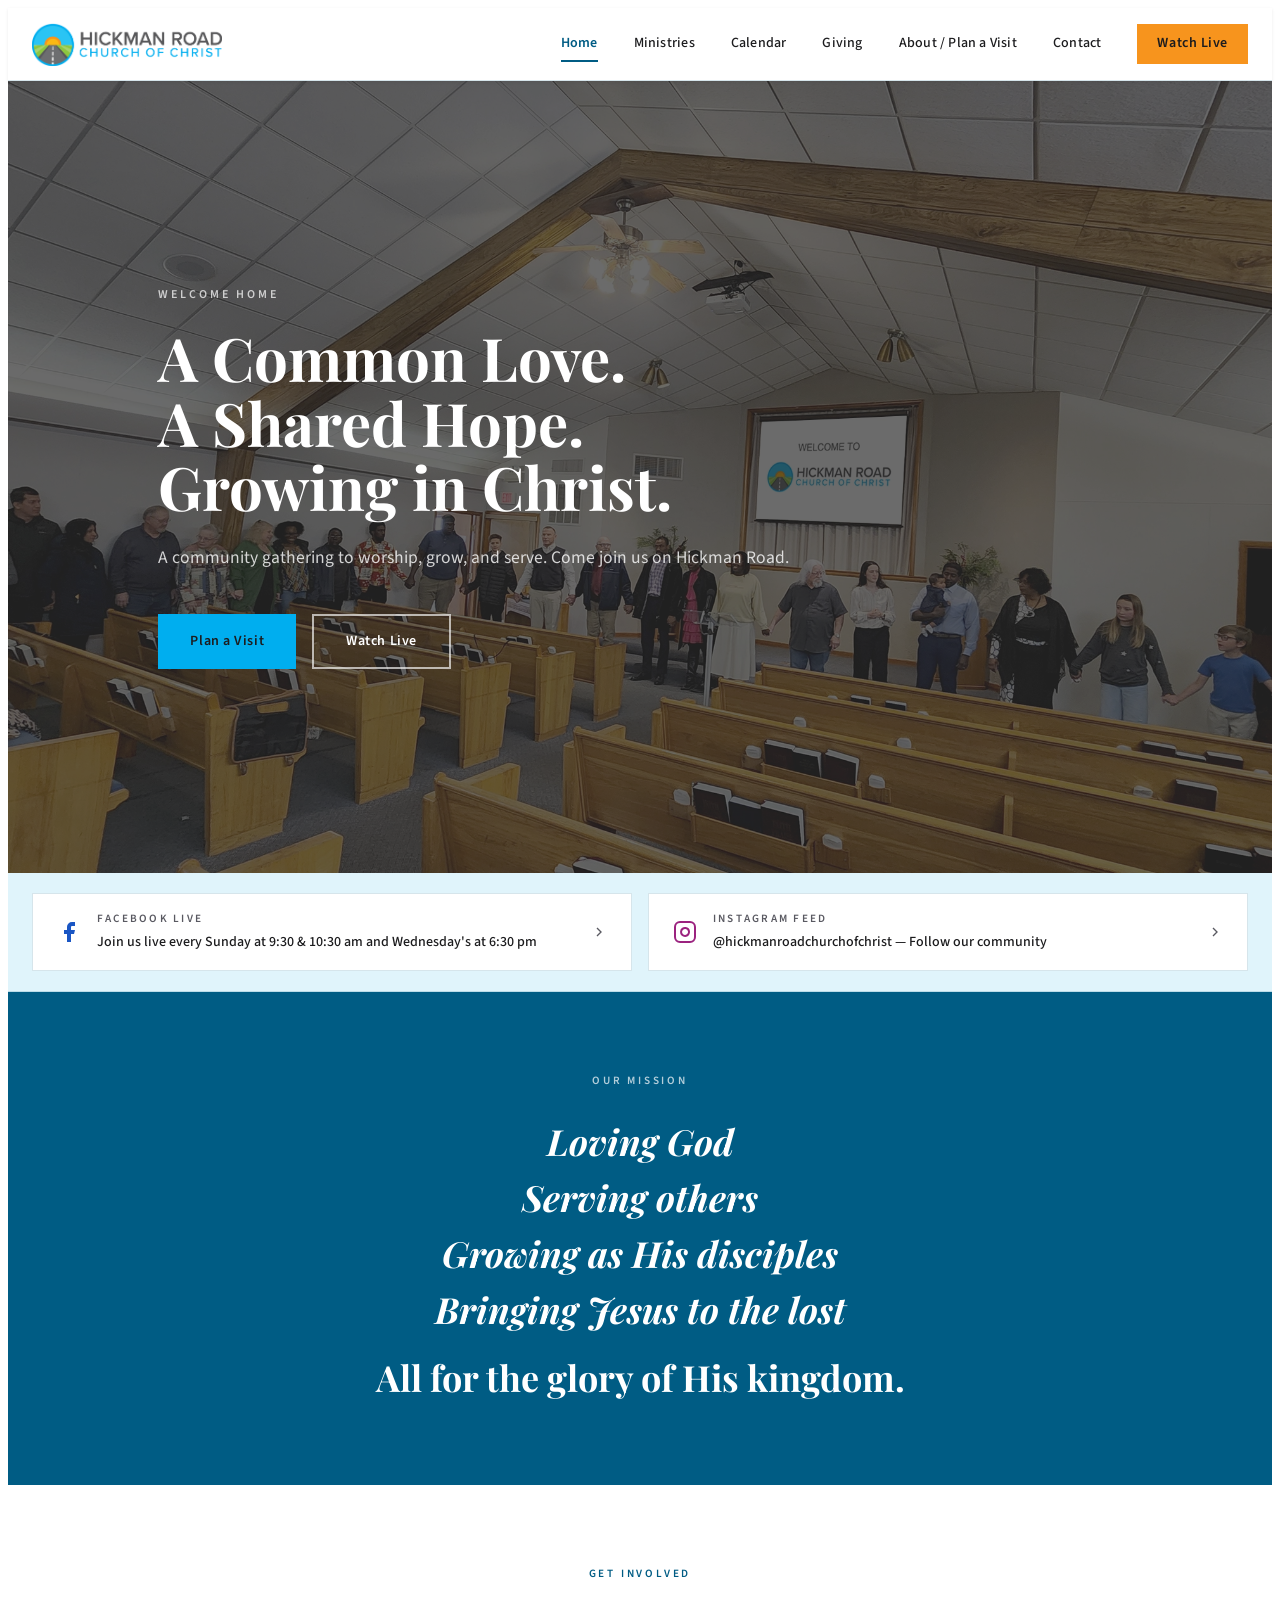
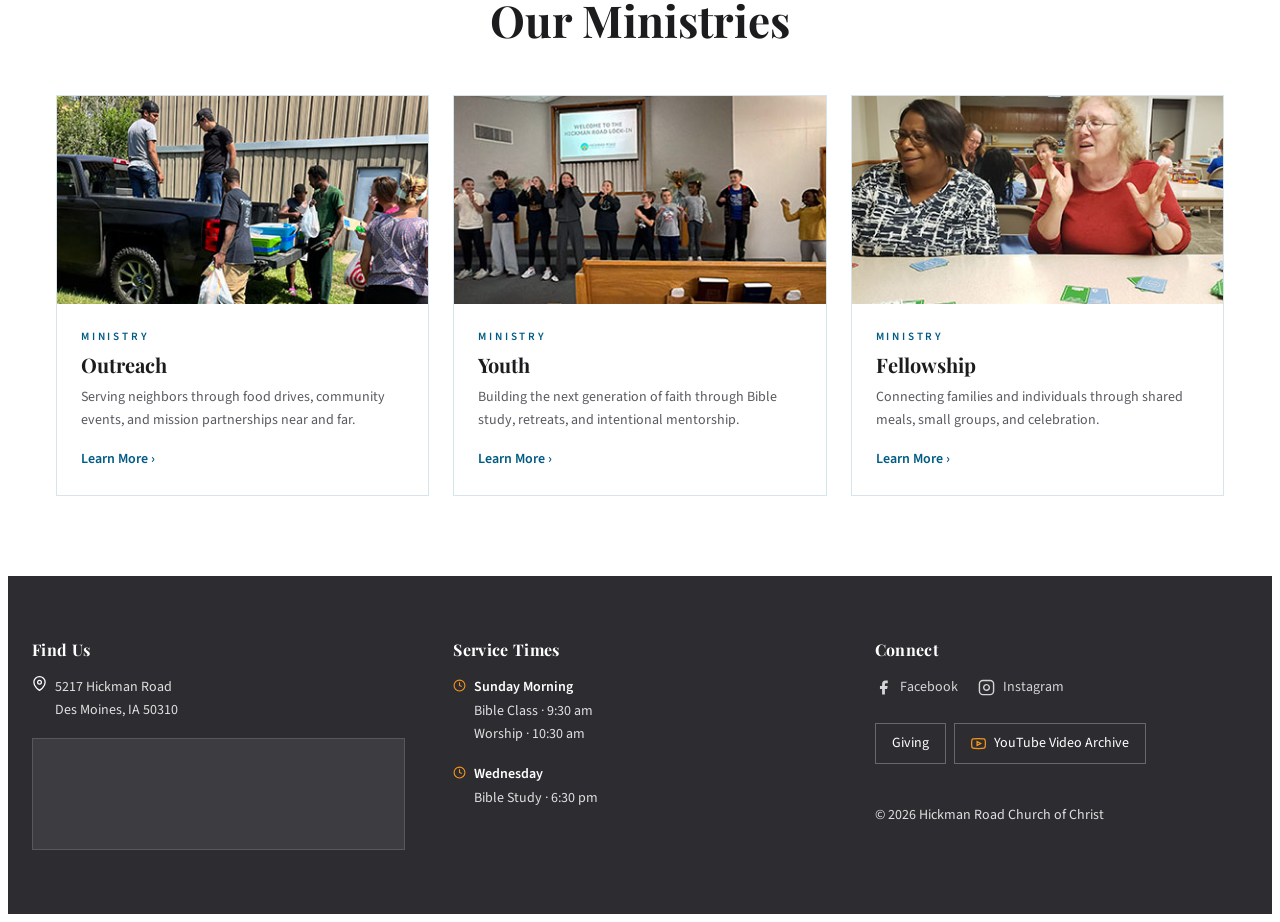
<file: index.html>
<!DOCTYPE html>
<html lang="en">

<head>
    <meta charset="UTF-8" />
    <meta name="viewport" content="width=device-width, initial-scale=1.0" />
    <title>Home — Hickman Road Church of Christ</title>
    <link rel="preconnect" href="https://fonts.googleapis.com" />
    <link rel="preconnect" href="https://fonts.gstatic.com" crossorigin />
    <link
        href="https://fonts.googleapis.com/css2?family=Playfair+Display:ital,wght@0,400;0,600;0,700;1,400;1,600&family=Source+Sans+3:wght@300;400;500;600&display=swap"
        rel="stylesheet" />
    <link rel="stylesheet" href="scss/main.css?v=20261111-2" />
</head>

<body>

    <a href="#main-content" class="skip-link">Skip to main content</a>

    <header role="banner" class="site-header">
        <div class="site-header__inner">
            <a href="index.html" class="site-header__logo" aria-label="Hickman Road Church of Christ — go to home page">
                <img src="images/logo-full.png" alt="" aria-hidden="true" class="logo-full" />
                <img src="images/logo-bug.png" alt="" aria-hidden="true" class="logo-bug" />
            </a>
            <nav class="site-nav" aria-label="Main navigation">
                <a href="index.html" class="site-nav__link" aria-current="page">Home</a>
                <a href="ministries.html" class="site-nav__link">Ministries</a>
                <a href="calendar.html" class="site-nav__link">Calendar</a>
                <a href="giving.html" class="site-nav__link">Giving</a>
                <a href="about.html" class="site-nav__link">About / Plan a Visit</a>
                <a href="contact.html" class="site-nav__link">Contact</a>
                <a href="https://www.facebook.com/hickmanroadchurchofchrist" class="site-nav__cta" target="_blank" rel="noopener noreferrer">Watch Live</a>
            </nav>
            <button class="hamburger" id="hamburger-btn" aria-label="Open navigation menu" aria-expanded="false"
                aria-controls="mobile-nav">
                <svg id="icon-menu" width="22" height="22" viewBox="0 0 24 24" fill="none" stroke="currentColor"
                    stroke-width="2" aria-hidden="true">
                    <line x1="3" y1="6" x2="21" y2="6" />
                    <line x1="3" y1="12" x2="21" y2="12" />
                    <line x1="3" y1="18" x2="21" y2="18" />
                </svg>
                <svg id="icon-close" width="22" height="22" viewBox="0 0 24 24" fill="none" stroke="currentColor"
                    stroke-width="2" aria-hidden="true" style="display:none;">
                    <line x1="18" y1="6" x2="6" y2="18" />
                    <line x1="6" y1="6" x2="18" y2="18" />
                </svg>
            </button>
        </div>
        <div id="mobile-nav" class="mobile-nav" hidden role="navigation" aria-label="Mobile navigation">
            <a href="index.html" class="mobile-nav__link" aria-current="page">Home</a>
            <a href="ministries.html" class="mobile-nav__link">Ministries</a>
            <a href="calendar.html" class="mobile-nav__link">Calendar</a>
            <a href="giving.html" class="mobile-nav__link">Giving</a>
            <a href="about.html" class="mobile-nav__link">About / Plan a Visit</a>
            <a href="contact.html" class="mobile-nav__link">Contact</a>
            <a href="https://www.facebook.com/hickmanroadchurchofchrist" class="mobile-nav__link mobile-nav__link--cta" target="_blank" rel="noopener noreferrer">Watch Live</a>
        </div>
    </header>

    <main id="main-content" tabindex="-1" style="outline:none;">

        <!-- Hero -->
        <section class="hero" aria-labelledby="hero-heading">
            <img src="images/hickman_road_hero_2500x1250.webp" alt="Hickman Road Church of Christ congregation holding hands and praising God" aria-hidden="true" class="hero__bg" />
            <div class="hero__inner">
                <div class="hero__content">
                    <span class="hero__eyebrow" aria-hidden="true">Welcome Home</span>
                    <h1 id="hero-heading" class="hero__heading">A Common Love.<br>A Shared Hope.<br>Growing in Christ.</b></h1>
                    <p class="hero__body">A community gathering to worship, grow, and serve. Come join us on Hickman Road.</p>
                    <div class="hero__actions">
                        <a href="about.html" class="btn btn--visit">Plan a Visit</a>
                        <a href="https://www.facebook.com/hickmanroadchurchofchrist" class="btn btn--outline-white" target="_blank" rel="noopener noreferrer">Watch Live</a>
                    </div>
                </div>
            </div>
        </section>

        <!-- Social Strip -->
        <div class="social-strip" aria-label="Connect with us online">
            <div class="social-strip__inner">
                <a href="https://www.facebook.com/hickmanroadchurchofchrist" class="social-strip__item" target="_blank" rel="noopener noreferrer"
                    aria-label="Join our Facebook Live service every Sunday at 10:30 am">
                    <svg class="social-strip__item-icon" width="24" height="24" viewBox="0 0 24 24" fill="#1a56c4"
                        aria-hidden="true">
                        <path d="M18 2h-3a5 5 0 00-5 5v3H7v4h3v8h4v-8h3l1-4h-4V7a1 1 0 011-1h3z" />
                    </svg>
                    <div>
                        <div class="social-strip__item-label">Facebook Live</div>
                        <div class="social-strip__item-sub">Join us live every Sunday at 9:30 & 10:30 am and Wednesday's at 6:30 pm</div>
                    </div>
                    <svg class="social-strip__item-arrow" width="16" height="16" viewBox="0 0 24 24" fill="none"
                        stroke="currentColor" stroke-width="2" aria-hidden="true">
                        <polyline points="9 18 15 12 9 6" />
                    </svg>
                </a>
                <a href="https://www.instagram.com/hickmanroadchurchofchrist" class="social-strip__item" aria-label="Follow @hickmanroadchurchofchrist on Instagram" target="_blank" rel="noopener noreferrer">
                    <svg class="social-strip__item-icon" width="24" height="24" viewBox="0 0 24 24" fill="none"
                        stroke="#9b237f" stroke-width="2" aria-hidden="true">
                        <rect x="2" y="2" width="20" height="20" rx="5" />
                        <path d="M16 11.37A4 4 0 1112.63 8 4 4 0 0116 11.37z" />
                        <line x1="17.5" y1="6.5" x2="17.51" y2="6.5" />
                    </svg>
                    <div>
                        <div class="social-strip__item-label">Instagram Feed</div>
                        <div class="social-strip__item-sub">@hickmanroadchurchofchrist — Follow our community</div>
                    </div>
                    <svg class="social-strip__item-arrow" width="16" height="16" viewBox="0 0 24 24" fill="none"
                        stroke="currentColor" stroke-width="2" aria-hidden="true">
                        <polyline points="9 18 15 12 9 6" />
                    </svg>
                </a>
            </div>
        </div>

        <!-- Mission Band -->
        <section class="mission-band" aria-labelledby="mission-band-heading">
            <div class="mission-band__inner">
                <span class="mission-band__eyebrow" aria-hidden="true">Our Mission</span>
                <h2 id="mission-band-heading" class="mission-band__text">
                    Loving God<br>Serving others<br>Growing as His disciples<br>Bringing Jesus to the lost
                    <span class="coda"><strong>All for the glory of His kingdom.</strong></span>
                </h2>
            </div>
        </section>

        <!-- Ministries Preview -->
        <section class="ministries-preview" aria-labelledby="min-preview-heading">
            <div class="ministries-preview__inner">
                <div class="ministries-preview__header">
                    <span class="eyebrow">Get Involved</span>
                    <h2 id="min-preview-heading">Our Ministries</h2>
                </div>
                <div class="ministries-preview__grid">

                    <div class="ministry-card">
                        <div class="ministry-card__image">
                            <img src="images/Joppa_387x224.jpg"
                                alt="Outreach ministry" />
                        </div>
                        <div class="ministry-card__body">
                            <span class="ministry-card__eyebrow">Ministry</span>
                            <h3 class="ministry-card__heading">Outreach</h3>
                            <p class="ministry-card__desc">Serving neighbors through food drives, community events, and
                                mission partnerships near and far.</p>
                            <a href="ministries.html#outreach" class="ministry-card__link">Learn More ›</a>
                        </div>
                    </div>

                    <div class="ministry-card">
                        <div class="ministry-card__image">
                            <img src="images/lock-in_387x224.jpg"
                                alt="Youth ministry" />
                        </div>
                        <div class="ministry-card__body">
                            <span class="ministry-card__eyebrow">Ministry</span>
                            <h3 class="ministry-card__heading">Youth</h3>
                            <p class="ministry-card__desc">Building the next generation of faith through Bible study,
                                retreats, and intentional mentorship.</p>
                            <a href="ministries.html#youth" class="ministry-card__link">Learn More ›</a>
                        </div>
                    </div>

                    <div class="ministry-card">
                        <div class="ministry-card__image">
                            <img src="images/game_night_387x224.jpg"
                                alt="Fellowship ministry" />
                        </div>
                        <div class="ministry-card__body">
                            <span class="ministry-card__eyebrow">Ministry</span>
                            <h3 class="ministry-card__heading">Fellowship</h3>
                            <p class="ministry-card__desc">Connecting families and individuals through shared meals,
                                small groups, and celebration.</p>
                            <a href="ministries.html#fellowship" class="ministry-card__link">Learn More ›</a>
                        </div>
                    </div>

                </div>
            </div>
        </section>

    </main>

    <footer class="site-footer" aria-label="Site footer">
        <div class="site-footer__inner">
            <div class="site-footer__grid">
                <div class="site-footer__col">
                    <h2 class="site-footer__heading">Find Us</h2>
                    <div style="display:flex;align-items:flex-start;gap:0.5rem;margin-bottom:1rem;">
                        <svg class="ft-icon" width="15" height="15" viewBox="0 0 24 24" fill="none"
                            stroke="currentColor" stroke-width="2" aria-hidden="true">
                            <path d="M21 10c0 7-9 13-9 13s-9-6-9-13a9 9 0 0118 0z" />
                            <circle cx="12" cy="10" r="3" />
                        </svg>
                        <address>5217 Hickman Road<br>Des Moines, IA 50310</address>
                    </div>
                    <div class="site-footer__map-placeholder">
                        <iframe
                            src="https://www.google.com/maps/embed?pb=!1m14!1m8!1m3!1d47726.13663338739!2d-93.690954!3d41.61503!3m2!1i1024!2i768!4f13.1!3m3!1m2!1s0x87ee9e9b1088c731%3A0x2dcc5c05e4bc207!2sHickman%20Road%20Church%20of%20Christ!5e0!3m2!1sen!2sus!4v1785357381232!5m2!1sen!2sus"
                            width="100%"
                            height="100%"
                            style="border:0; min-height:7rem;"
                            allowfullscreen=""
                            loading="lazy"
                            referrerpolicy="strict-origin-when-cross-origin"
                            title="Footer map showing Hickman Road Church of Christ location">
                        </iframe>
                    </div>
                </div>
                <div class="site-footer__col">
                    <h2 class="site-footer__heading">Service Times</h2>
                    <ul class="site-footer__schedule" aria-label="Weekly service schedule">
                        <li>
                            <svg class="ft-icon" width="13" height="13" viewBox="0 0 24 24" fill="none"
                                stroke="currentColor" stroke-width="2" aria-hidden="true">
                                <circle cx="12" cy="12" r="10" />
                                <polyline points="12 6 12 12 16 14" />
                            </svg>
                            <div><strong>Sunday Morning</strong>
                                <div>Bible Class · 9:30 am</div>
                                <div>Worship · 10:30 am</div>
                            </div>
                        </li>
                        <li>
                            <svg class="ft-icon" width="13" height="13" viewBox="0 0 24 24" fill="none"
                                stroke="currentColor" stroke-width="2" aria-hidden="true">
                                <circle cx="12" cy="12" r="10" />
                                <polyline points="12 6 12 12 16 14" />
                            </svg>
                            <div><strong>Wednesday</strong>
                                <div>Bible Study · 6:30 pm</div>
                            </div>
                        </li>
                    </ul>
                </div>
                <div class="site-footer__col">
                    <h2 class="site-footer__heading">Connect</h2>
                    <nav class="site-footer__social" aria-label="Social media links">
                        <a href="https://www.facebook.com/hickmanroadchurchofchrist" aria-label="Visit our Facebook page" target="_blank" rel="noopener noreferrer">
                            <svg class="ft-icon" width="17" height="17" viewBox="0 0 24 24" fill="currentColor"
                                aria-hidden="true">
                                <path d="M18 2h-3a5 5 0 00-5 5v3H7v4h3v8h4v-8h3l1-4h-4V7a1 1 0 011-1h3z" />
                            </svg> Facebook
                        </a>
                        <a href="https://www.instagram.com/hickmanroadchurchofchrist/" aria-label="Visit our Instagram profile" target="_blank" rel="noopener noreferrer">
                            <svg class="ft-icon" width="17" height="17" viewBox="0 0 24 24" fill="none"
                                stroke="currentColor" stroke-width="2" aria-hidden="true">
                                <rect x="2" y="2" width="20" height="20" rx="5" />
                                <path d="M16 11.37A4 4 0 1112.63 8 4 4 0 0116 11.37z" />
                                <line x1="17.5" y1="6.5" x2="17.51" y2="6.5" />
                            </svg> Instagram
                        </a>
                    </nav>
                    <div class="site-footer__links">
                        <a href="giving.html" class="site-footer__archive">Giving</a>
                        <a href="https://www.youtube.com/@hickmanroadchurchofchrist6056" class="site-footer__archive" aria-label="Browse sermon archive recordings" target="_blank" rel="noopener noreferrer">
                            <svg class="ft-icon" width="15" height="15" viewBox="0 0 24 24" fill="none"
                                stroke="currentColor" stroke-width="2" aria-hidden="true">
                                <path
                                    d="M22.54 6.42a2.78 2.78 0 00-1.94-1.96C18.88 4 12 4 12 4s-6.88 0-8.6.46a2.78 2.78 0 00-1.94 1.96A29 29 0 001 12a29 29 0 00.46 5.58A2.78 2.78 0 003.4 19.54C5.12 20 12 20 12 20s6.88 0 8.6-.46a2.78 2.78 0 001.94-1.96A29 29 0 0023 12a29 29 0 00-.46-5.58z" />
                                <polygon points="9.75 15.02 15.5 12 9.75 8.98 9.75 15.02" />
                            </svg>
                            YouTube Video Archive
                        </a>
                    </div>
                    <p class="site-footer__copy">© 2026 Hickman Road Church of Christ</p>
                    <p class="site-footer__copy">
                    </p>
                </div>
            </div>
        </div>
    </footer>

    <script src="js/main.js"></script>
</body>

</html>
</file>
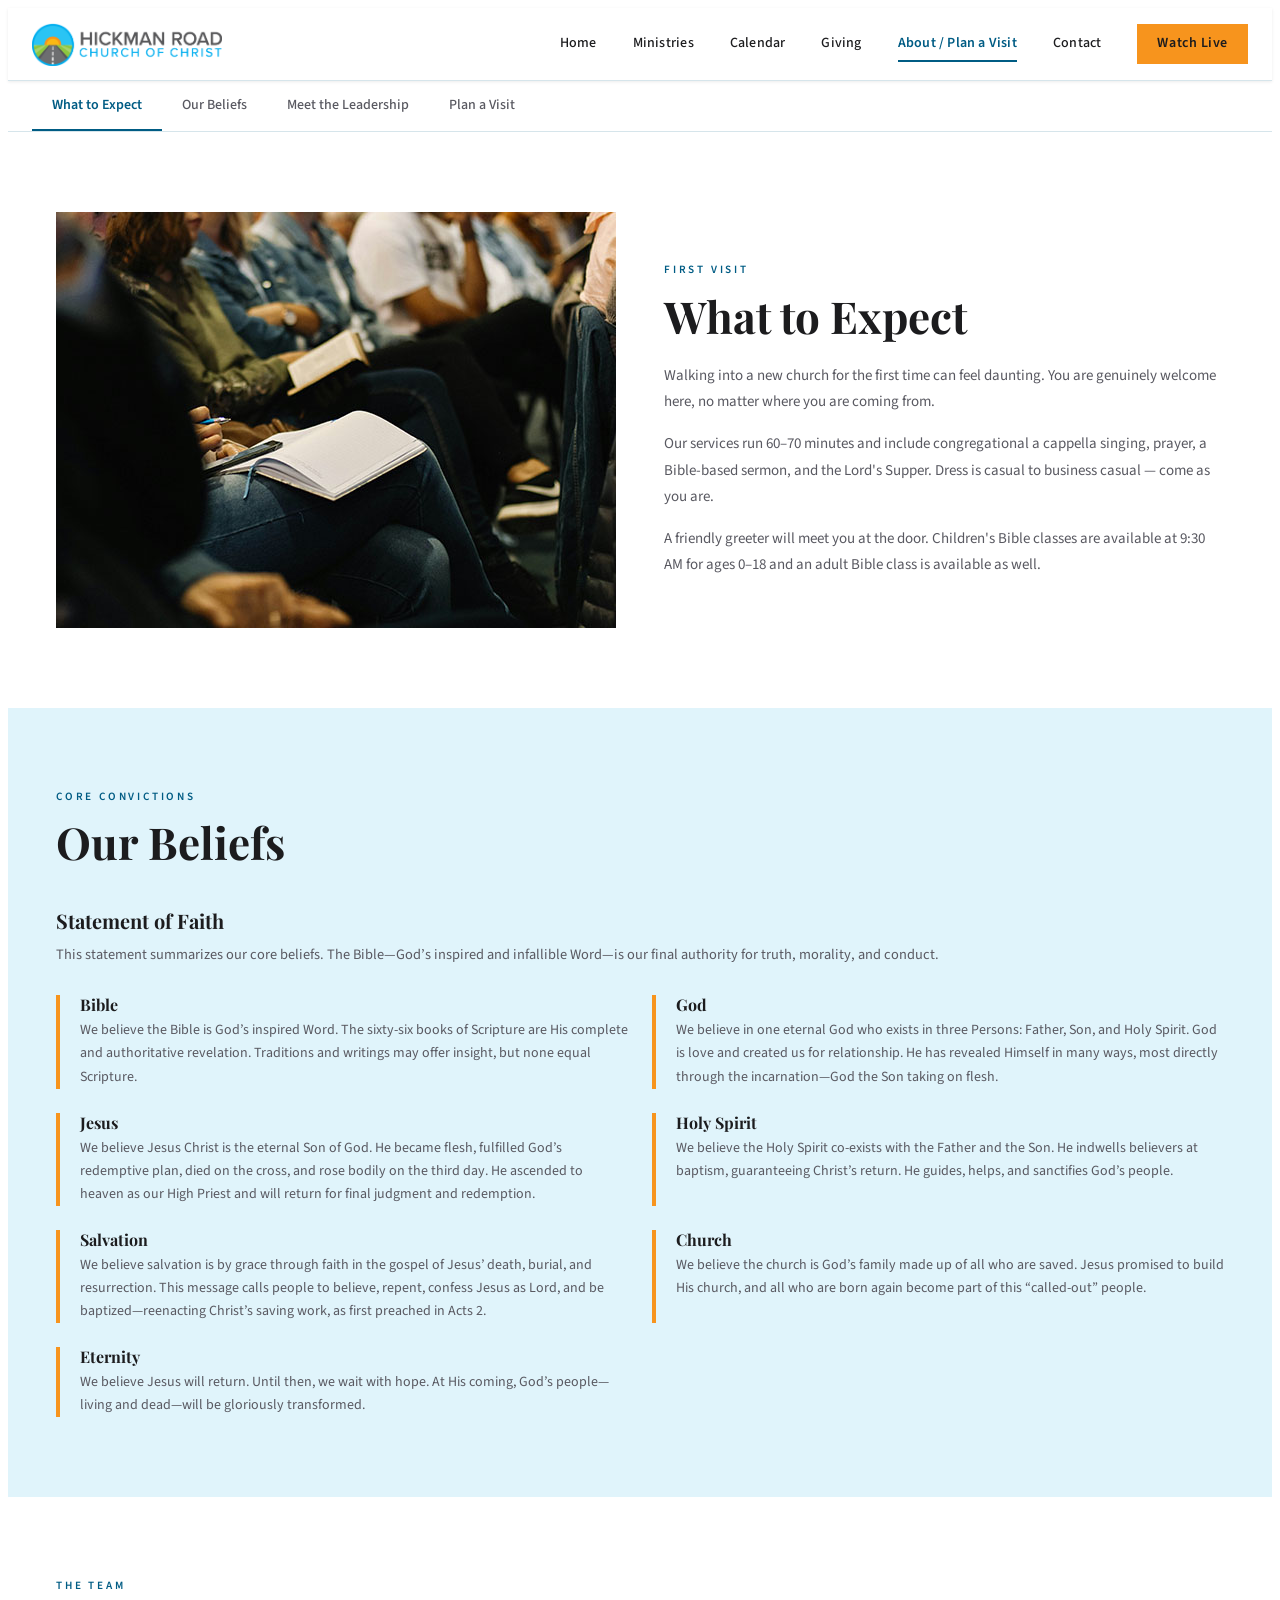
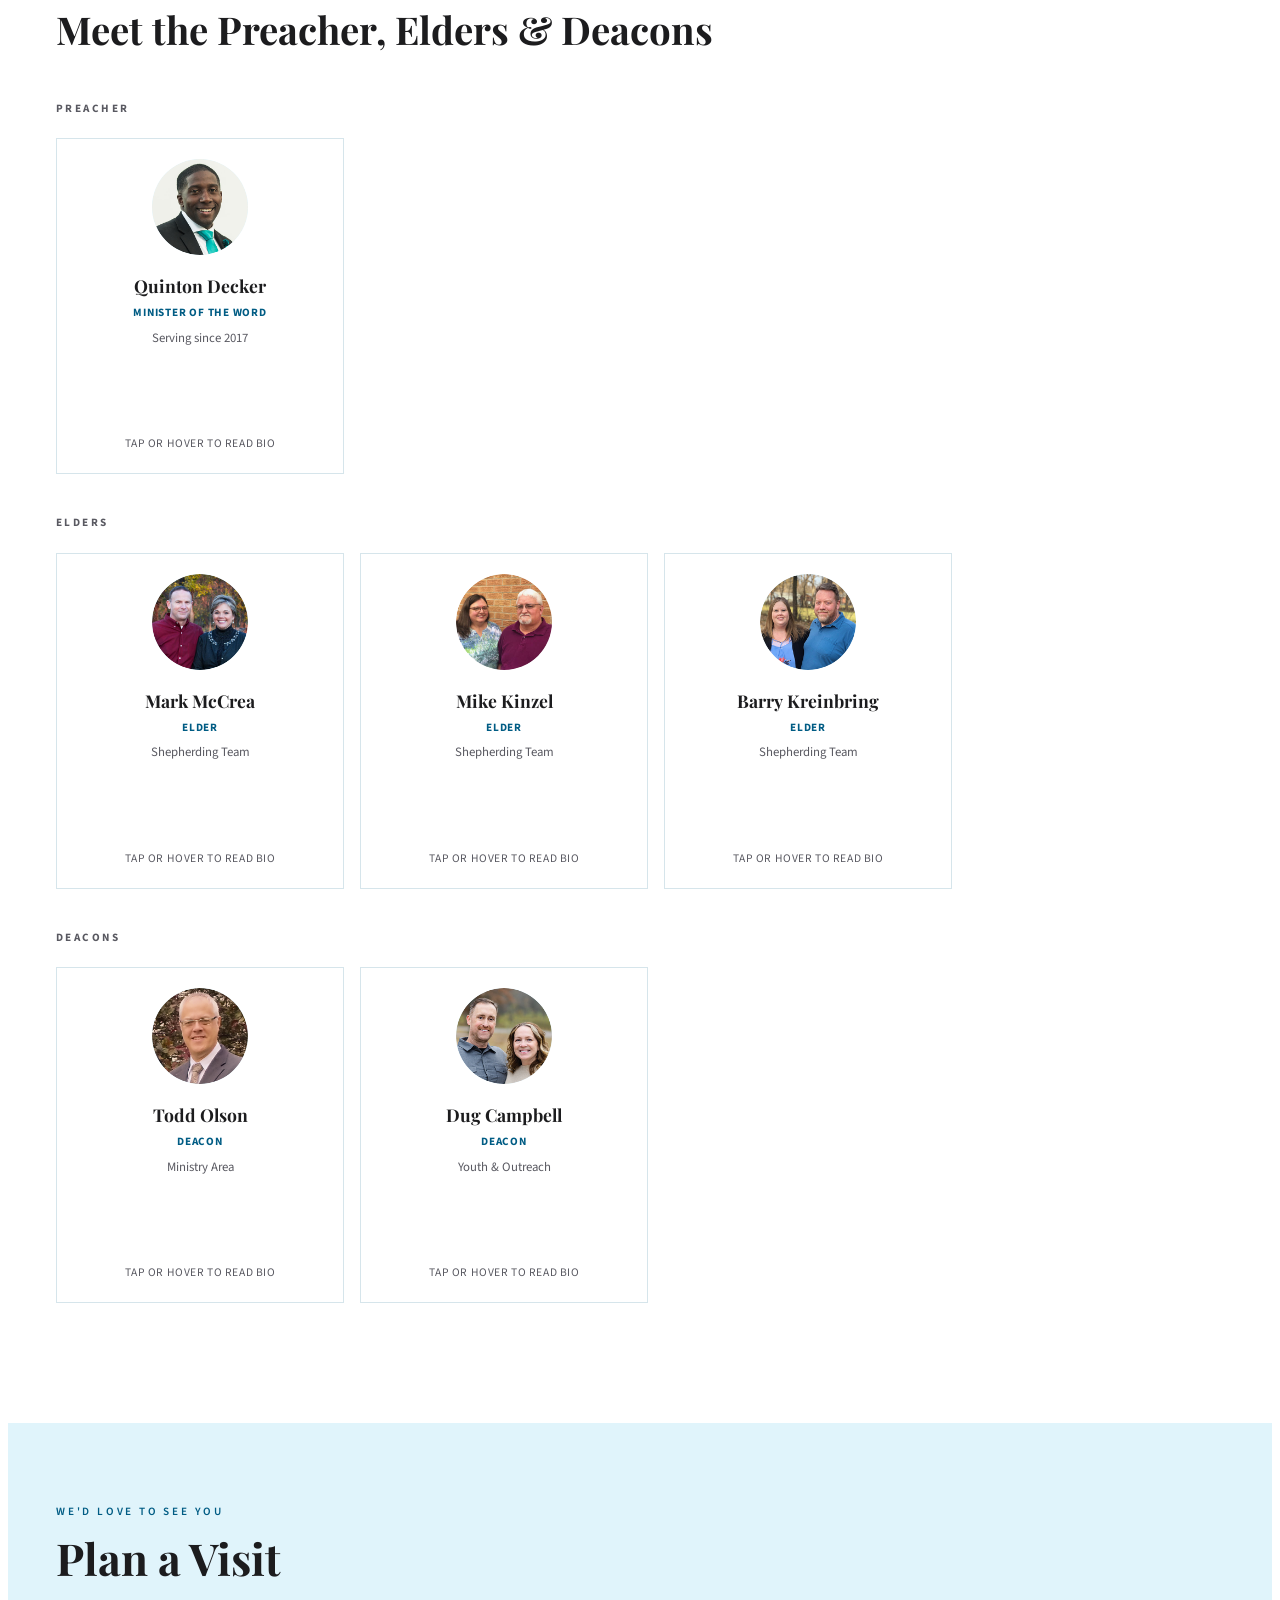
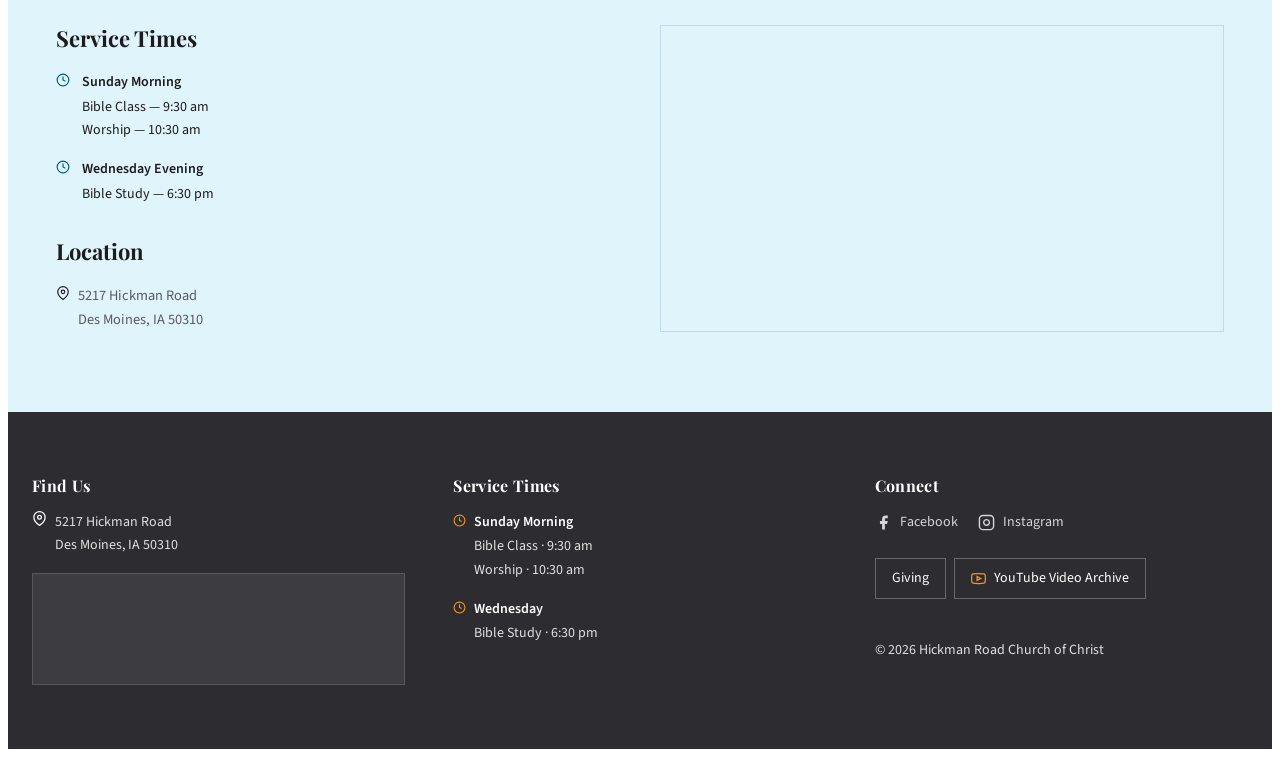
<file: about.html>
<!DOCTYPE html>
<html lang="en">

<head>
    <meta charset="UTF-8" />
    <meta name="viewport" content="width=device-width, initial-scale=1.0" />
    <title>About / Plan a Visit — Hickman Road Church of Christ</title>
    <link rel="preconnect" href="https://fonts.googleapis.com" />
    <link rel="preconnect" href="https://fonts.gstatic.com" crossorigin />
    <link
        href="https://fonts.googleapis.com/css2?family=Playfair+Display:ital,wght@0,400;0,600;0,700;1,400;1,600&family=Source+Sans+3:wght@300;400;500;600&display=swap"
        rel="stylesheet" />
    <link rel="stylesheet" href="scss/main.css?v=20261111-2" />
</head>

<body>

    <a href="#main-content" class="skip-link">Skip to main content</a>

    <header role="banner" class="site-header">
        <div class="site-header__inner">
            <a href="index.html" class="site-header__logo" aria-label="Hickman Road Church of Christ — go to home page">
                <img src="images/logo-full.png" alt="" aria-hidden="true" class="logo-full" />
                <img src="images/logo-bug.png" alt="" aria-hidden="true" class="logo-bug" />
            </a>
            <nav class="site-nav" aria-label="Main navigation">
                <a href="index.html" class="site-nav__link">Home</a>
                <a href="ministries.html" class="site-nav__link">Ministries</a>
                <a href="calendar.html" class="site-nav__link">Calendar</a>
                <a href="giving.html" class="site-nav__link">Giving</a>
                <a href="about.html" class="site-nav__link" aria-current="page">About / Plan a Visit</a>
                <a href="contact.html" class="site-nav__link">Contact</a>
                <a href="https://www.facebook.com/hickmanroadchurchofchrist" class="site-nav__cta" target="_blank" rel="noopener noreferrer">Watch Live</a>
            </nav>
            <button class="hamburger" id="hamburger-btn" aria-label="Open navigation menu" aria-expanded="false"
                aria-controls="mobile-nav">
                <svg id="icon-menu" width="22" height="22" viewBox="0 0 24 24" fill="none" stroke="currentColor"
                    stroke-width="2" aria-hidden="true">
                    <line x1="3" y1="6" x2="21" y2="6" />
                    <line x1="3" y1="12" x2="21" y2="12" />
                    <line x1="3" y1="18" x2="21" y2="18" />
                </svg>
                <svg id="icon-close" width="22" height="22" viewBox="0 0 24 24" fill="none" stroke="currentColor"
                    stroke-width="2" aria-hidden="true" style="display:none;">
                    <line x1="18" y1="6" x2="6" y2="18" />
                    <line x1="6" y1="6" x2="18" y2="18" />
                </svg>
            </button>
        </div>
        <div id="mobile-nav" class="mobile-nav" hidden role="navigation" aria-label="Mobile navigation">
            <a href="index.html" class="mobile-nav__link">Home</a>
            <a href="ministries.html" class="mobile-nav__link">Ministries</a>
            <a href="calendar.html" class="mobile-nav__link">Calendar</a>
            <a href="giving.html" class="mobile-nav__link">Giving</a>
            <a href="about.html" class="mobile-nav__link" aria-current="page">About / Plan a Visit</a>
            <a href="contact.html" class="mobile-nav__link">Contact</a>
            <a href="#watch" class="mobile-nav__link mobile-nav__link--cta">Watch Live</a>
        </div>
    </header>

    <main id="main-content" tabindex="-1" style="outline:none;">
        <h1 class="sr-only">About / Plan a Visit — Hickman Road Church of Christ</h1>

        <!-- Sticky Sub-nav -->
        <nav class="sub-nav" aria-label="Page sections">
            <div class="sub-nav__inner">
                <button class="sub-nav__btn" data-target="what-to-expect" aria-current="true">What to Expect</button>
                <button class="sub-nav__btn" data-target="our-beliefs">Our Beliefs</button>
                <button class="sub-nav__btn" data-target="leadership">Meet the Leadership</button>
                <button class="sub-nav__btn" data-target="plan-a-visit">Plan a Visit</button>
            </div>
        </nav>

        <!-- What to Expect -->
        <section id="what-to-expect" class="expect-section" aria-labelledby="expect-heading">
            <div class="expect-section__inner">
                <div class="expect-section__image">
                    <img src="images/bibles_out_592x416.jpg"
                        alt="Congregation gathered in a warm, welcoming worship space" />
                </div>
                <div class="expect-section__text">
                    <span class="eyebrow">First Visit</span>
                    <h2 id="expect-heading">What to Expect</h2>
                    <p>Walking into a new church for the first time can feel daunting. You are genuinely welcome here, no matter where you are coming from.</p>
                    <p>Our services run 60–70 minutes and include congregational a cappella singing, prayer, a Bible-based sermon, and the Lord's Supper. Dress is casual to business casual — come as you are.</p>
                    <p>A friendly greeter will meet you at the door. Children's Bible classes are available at 9:30 AM for ages 0–18 and an adult Bible class is available as well.</p>
                </div>
            </div>
        </section>

        <!-- Our Beliefs -->
        <section id="our-beliefs" class="beliefs-section" aria-labelledby="beliefs-heading">
            <div class="beliefs-section__inner">
                <span class="eyebrow">Core Convictions</span>
                <h2 id="beliefs-heading">Our Beliefs</h2>
                <h3 class="beliefs-section__subhead">Statement of Faith</h3>
                <p class="beliefs-section__intro">This statement summarizes our core beliefs. The Bible—God’s inspired and infallible Word—is our final authority for truth, morality, and conduct.</p>
                <div class="beliefs-section__list">
                    <div class="belief-item">
                        <h3>Bible</h3>
                        <p>We believe the Bible is God’s inspired Word. The sixty‑six books of Scripture are His complete and authoritative revelation. Traditions and writings may offer insight, but none equal Scripture.</p>
                    </div>
                    <div class="belief-item">
                        <h3>God</h3>
                        <p>We believe in one eternal God who exists in three Persons: Father, Son, and Holy Spirit. God is love and created us for relationship. He has revealed Himself in many ways, most directly through the incarnation—God the Son taking on flesh.</p>
                    </div>
                    <div class="belief-item">
                        <h3>Jesus</h3>
                        <p>We believe Jesus Christ is the eternal Son of God. He became flesh, fulfilled God’s redemptive plan, died on the cross, and rose bodily on the third day. He ascended to heaven as our High Priest and will return for final judgment and redemption.</p>
                    </div>
                    <div class="belief-item">
                        <h3>Holy Spirit</h3>
                        <p>We believe the Holy Spirit co‑exists with the Father and the Son. He indwells believers at baptism, guaranteeing Christ’s return. He guides, helps, and sanctifies God’s people.</p>
                    </div>
                    <div class="belief-item">
                        <h3>Salvation</h3>
                        <p>We believe salvation is by grace through faith in the gospel of Jesus’ death, burial, and resurrection. This message calls people to believe, repent, confess Jesus as Lord, and be baptized—reenacting Christ’s saving work, as first preached in Acts 2.</p>
                    </div>
                    <div class="belief-item">
                        <h3>Church</h3>
                        <p>We believe the church is God’s family made up of all who are saved. Jesus promised to build His church, and all who are born again become part of this “called‑out” people.</p>
                    </div>
                    <div class="belief-item">
                        <h3>Eternity</h3>
                        <p>We believe Jesus will return. Until then, we wait with hope. At His coming, God’s people—living and dead—will be gloriously transformed.</p>
                    </div>
                </div>
            </div>
        </section>

        
        <!-- Leadership -->
        <section id="leadership" class="leadership-section" aria-labelledby="leadership-heading">
            <div class="leadership-section__inner">
                <span class="eyebrow">The Team</span>
                <h2 id="leadership-heading">Meet the Preacher, Elders &amp; Deacons</h2>
                <p class="leadership-mobile-hint">Tap a card to read each bio. Tap again to return.</p>

                <div class="leadership-group">
                    <div class="leadership-group__title">Preacher</div>
                    <div class="leadership-group__cards">
                        <article class="leadership-flip-card" tabindex="0">
                            <div class="leadership-flip-card__inner">
                                <div class="leadership-flip-card__face leadership-flip-card__face--front">
                                    <div class="leadership-flip-card__avatar">
                                        <img src="images/quinton_350_circle.png" alt="Quinton Decker, Minister of the Word" />
                                    </div>
                                    <div class="leadership-flip-card__name">Quinton Decker</div>
                                    <div class="leadership-flip-card__role">Minister of the Word</div>
                                    <div class="leadership-flip-card__meta">Serving since 2017</div>
                                    <div class="leadership-flip-card__hint">Tap or hover to read bio</div>
                                </div>
                                <div class="leadership-flip-card__face leadership-flip-card__face--back">
                                    <h3>Bio</h3>
                                    <p>Quinton grew up in Moore, Oklahoma, and earned his BBS from Bear Valley Bible Institute. He and his wife, Katie, have a one‑year‑old daughter, Ruth. He loves Scripture, family time, and serving the church, and is passionate about pursuing God and living out biblical truth.</p>
                                </div>
                            </div>
                        </article>
                    </div>
                </div>

                <div class="leadership-group">
                    <div class="leadership-group__title">Elders</div>
                    <div class="leadership-group__cards">
                        <article class="leadership-flip-card" tabindex="0">
                            <div class="leadership-flip-card__inner">
                                <div class="leadership-flip-card__face leadership-flip-card__face--front">
                                    <div class="leadership-flip-card__avatar">
                                        <img src="images/mark-betsy_350_circle.png" alt="Mark McCrea, Elder" />
                                    </div>
                                    <div class="leadership-flip-card__name">Mark McCrea</div>
                                    <div class="leadership-flip-card__role">Elder</div>
                                    <div class="leadership-flip-card__meta">Shepherding Team</div>
                                    <div class="leadership-flip-card__hint">Tap or hover to read bio</div>
                                </div>
                                <div class="leadership-flip-card__face leadership-flip-card__face--back">
                                    <h3>Bio</h3>
                                    <p>Mark became a Christian in 1974 and married his wife, Betsy, in 1985. They moved to Des Moines in 2000, where Mark manages Cedar Creek Lumber. An elder since 2012, Mark loves teaching and serving alongside his family.</p>
                                </div>
                            </div>
                        </article>

                        <article class="leadership-flip-card" tabindex="0">
                            <div class="leadership-flip-card__inner">
                                <div class="leadership-flip-card__face leadership-flip-card__face--front">
                                    <div class="leadership-flip-card__avatar">
                                        <img src="images/mike-deb_350_circle.jpg" alt="Mike Kinzel, Elder" />
                                    </div>
                                    <div class="leadership-flip-card__name">Mike Kinzel</div>
                                    <div class="leadership-flip-card__role">Elder</div>
                                    <div class="leadership-flip-card__meta">Shepherding Team</div>
                                    <div class="leadership-flip-card__hint">Tap or hover to read bio</div>
                                </div>
                                <div class="leadership-flip-card__face leadership-flip-card__face--back">
                                    <h3>Bio</h3>
                                    <p>Mike and Deb were baptized in 1978 and moved to Des Moines in 1989. Mike manages Liqui‑Grow Fertilizer, and both serve through teaching and ministry work. He enjoys guitar, family time, and keeping his ’72 Chevelle running.</p>
                                </div>
                            </div>
                        </article>

                        <article class="leadership-flip-card" tabindex="0">
                            <div class="leadership-flip-card__inner">
                                <div class="leadership-flip-card__face leadership-flip-card__face--front">
                                    <div class="leadership-flip-card__avatar">
                                        <img src="images/barry-kristi_350_circle.png" alt="Barry Kreinbring, Elder" />
                                    </div>
                                    <div class="leadership-flip-card__name">Barry Kreinbring</div>
                                    <div class="leadership-flip-card__role">Elder</div>
                                    <div class="leadership-flip-card__meta">Shepherding Team</div>
                                    <div class="leadership-flip-card__hint">Tap or hover to read bio</div>
                                </div>
                                <div class="leadership-flip-card__face leadership-flip-card__face--back">
                                    <h3>Bio</h3>
                                    <p>Barry has attended Hickman Road for more than 40 years. He and his wife, Kristi, have four children and love being involved in church life. Barry enjoys family time and is passionate about helping shape the congregation’s future.</p>
                                </div>
                            </div>
                        </article>

                        
                    </div>
                </div>

                <div class="leadership-group">
                    <div class="leadership-group__title">Deacons</div>
                    <div class="leadership-group__cards" aria-label="List of deacons">
                        <article class="leadership-flip-card" tabindex="0">
                            <div class="leadership-flip-card__inner">
                                <div class="leadership-flip-card__face leadership-flip-card__face--front">
                                    <div class="leadership-flip-card__avatar">
                                        <img src="images/todd_350_circle.png" alt="Deacon profile placeholder one" />
                                    </div>
                                    <div class="leadership-flip-card__name">Todd Olson</div>
                                    <div class="leadership-flip-card__role">Deacon</div>
                                    <div class="leadership-flip-card__meta">Ministry Area</div>
                                    <div class="leadership-flip-card__hint">Tap or hover to read bio</div>
                                </div>
                                <div class="leadership-flip-card__face leadership-flip-card__face--back">
                                    <h3>Bio</h3>
                                    <p>Todd has been part of Hickman Road since 1995. He and his wife, Sherri, have three children and are longtime LTC participants. Todd works in restaurant management and renewable resources and enjoys family time and home projects.</p>
                                </div>
                            </div>
                        </article>

                        <article class="leadership-flip-card" tabindex="0">
                            <div class="leadership-flip-card__inner">
                                <div class="leadership-flip-card__face leadership-flip-card__face--front">
                                    <div class="leadership-flip-card__avatar">
                                        <img src="images/DugJenni_web.png" alt="Deacon profile placeholder two" />
                                    </div>
                                    <div class="leadership-flip-card__name">Dug Campbell</div>
                                    <div class="leadership-flip-card__role">Deacon</div>
                                    <div class="leadership-flip-card__meta">Youth & Outreach</div>
                                    <div class="leadership-flip-card__hint">Tap or hover to read bio</div>
                                </div>
                                <div class="leadership-flip-card__face leadership-flip-card__face--back">
                                    <h3>Bio</h3>
                                    <p>Dug grew up at Hickman Road and returned to the Des Moines area in 2006 with his wife, Jenni. They have five children—Cordelia, Samson, Canaan, and sisters Ysmaylove and Rebeca, who joined their family through adoption from Haiti. Dug loves family time and is excited about the church’s future.</p>
                                </div>
                            </div>
                        </article>
                    </div>
                </div>
            </div>
        </section>

        <!-- Plan a Visit -->
        <section id="plan-a-visit" class="visit-section" aria-labelledby="visit-heading">
            <div class="visit-section__inner">
                <span class="eyebrow">We'd Love to See You</span>
                <h2 id="visit-heading">Plan a Visit</h2>
                <div class="visit-section__grid">
                    <div>
                        <h3>Service Times</h3>
                        <ul class="schedule-list" aria-label="Weekly service schedule">
                            <li>
                                <svg class="sl-icon" width="14" height="14" viewBox="0 0 24 24" fill="none"
                                    stroke="currentColor" stroke-width="2" aria-hidden="true">
                                    <circle cx="12" cy="12" r="10" />
                                    <polyline points="12 6 12 12 16 14" />
                                </svg>
                                <div><strong>Sunday Morning</strong>
                                    <div>Bible Class — 9:30 am</div>
                                    <div>Worship — 10:30 am</div>
                                </div>
                            </li>
                            
                            <li>
                                <svg class="sl-icon" width="14" height="14" viewBox="0 0 24 24" fill="none"
                                    stroke="currentColor" stroke-width="2" aria-hidden="true">
                                    <circle cx="12" cy="12" r="10" />
                                    <polyline points="12 6 12 12 16 14" />
                                </svg>
                                <div><strong>Wednesday Evening</strong>
                                    <div>Bible Study — 6:30 pm</div>
                                </div>
                            </li>
                        </ul>
                        <h3>Location</h3>
                        <div style="display:flex;align-items:flex-start;gap:0.5rem;">
                            <svg class="sl-icon" width="14" height="14" viewBox="0 0 24 24" fill="none"
                                stroke="currentColor" stroke-width="2" aria-hidden="true" style="margin-top:2px;">
                                <path d="M21 10c0 7-9 13-9 13s-9-6-9-13a9 9 0 0118 0z" />
                                <circle cx="12" cy="10" r="3" />
                            </svg>
                            <address style="color:#595961;font-size:0.9rem;line-height:1.65;">5217 Hickman Road<br>Des
                                Moines, IA 50310</address>
                        </div>
                    </div>
                    <div class="map-placeholder">
                        <iframe
                            src="https://www.google.com/maps/embed?pb=!1m14!1m8!1m3!1d47726.13663338739!2d-93.690954!3d41.61503!3m2!1i1024!2i768!4f13.1!3m3!1m2!1s0x87ee9e9b1088c731%3A0x2dcc5c05e4bc207!2sHickman%20Road%20Church%20of%20Christ!5e0!3m2!1sen!2sus!4v1785357381232!5m2!1sen!2sus"
                            width="100%"
                            height="100%"
                            style="border:0; min-height:16rem;"
                            allowfullscreen=""
                            loading="lazy"
                            referrerpolicy="strict-origin-when-cross-origin"
                            title="Map showing Hickman Road Church of Christ location">
                        </iframe>
                    </div>
                </div>
            </div>
        </section>

    </main>

    <!-- Same footer as index.html — paste it here -->
        <footer class="site-footer" aria-label="Site footer">
        <div class="site-footer__inner">
            <div class="site-footer__grid">
                <div class="site-footer__col">
                    <h2 class="site-footer__heading">Find Us</h2>
                    <div style="display:flex;align-items:flex-start;gap:0.5rem;margin-bottom:1rem;">
                        <svg class="ft-icon" width="15" height="15" viewBox="0 0 24 24" fill="none"
                            stroke="currentColor" stroke-width="2" aria-hidden="true">
                            <path d="M21 10c0 7-9 13-9 13s-9-6-9-13a9 9 0 0118 0z" />
                            <circle cx="12" cy="10" r="3" />
                        </svg>
                        <address>5217 Hickman Road<br>Des Moines, IA 50310</address>
                    </div>
                    <div class="site-footer__map-placeholder">
                        <iframe
                            src="https://www.google.com/maps/embed?pb=!1m14!1m8!1m3!1d47726.13663338739!2d-93.690954!3d41.61503!3m2!1i1024!2i768!4f13.1!3m3!1m2!1s0x87ee9e9b1088c731%3A0x2dcc5c05e4bc207!2sHickman%20Road%20Church%20of%20Christ!5e0!3m2!1sen!2sus!4v1785357381232!5m2!1sen!2sus"
                            width="100%"
                            height="100%"
                            style="border:0; min-height:7rem;"
                            allowfullscreen=""
                            loading="lazy"
                            referrerpolicy="strict-origin-when-cross-origin"
                            title="Footer map showing Hickman Road Church of Christ location">
                        </iframe>
                    </div>
                </div>
                <div class="site-footer__col">
                    <h2 class="site-footer__heading">Service Times</h2>
                    <ul class="site-footer__schedule" aria-label="Weekly service schedule">
                        <li>
                            <svg class="ft-icon" width="13" height="13" viewBox="0 0 24 24" fill="none"
                                stroke="currentColor" stroke-width="2" aria-hidden="true">
                                <circle cx="12" cy="12" r="10" />
                                <polyline points="12 6 12 12 16 14" />
                            </svg>
                            <div><strong>Sunday Morning</strong>
                                <div>Bible Class · 9:30 am</div>
                                <div>Worship · 10:30 am</div>
                            </div>
                        </li>
                        <li>
                            <svg class="ft-icon" width="13" height="13" viewBox="0 0 24 24" fill="none"
                                stroke="currentColor" stroke-width="2" aria-hidden="true">
                                <circle cx="12" cy="12" r="10" />
                                <polyline points="12 6 12 12 16 14" />
                            </svg>
                            <div><strong>Wednesday</strong>
                                <div>Bible Study · 6:30 pm</div>
                            </div>
                        </li>
                    </ul>
                </div>
                <div class="site-footer__col">
                    <h2 class="site-footer__heading">Connect</h2>
                    <nav class="site-footer__social" aria-label="Social media links">
                        <a href="https://www.facebook.com/hickmanroadchurchofchrist" aria-label="Visit our Facebook page" target="_blank" rel="noopener noreferrer">
                            <svg class="ft-icon" width="17" height="17" viewBox="0 0 24 24" fill="currentColor"
                                aria-hidden="true">
                                <path d="M18 2h-3a5 5 0 00-5 5v3H7v4h3v8h4v-8h3l1-4h-4V7a1 1 0 011-1h3z" />
                            </svg> Facebook
                        </a>
                        <a href="https://www.instagram.com/hickmanroadchurchofchrist/" aria-label="Visit our Instagram profile" target="_blank" rel="noopener noreferrer">
                            <svg class="ft-icon" width="17" height="17" viewBox="0 0 24 24" fill="none"
                                stroke="currentColor" stroke-width="2" aria-hidden="true">
                                <rect x="2" y="2" width="20" height="20" rx="5" />
                                <path d="M16 11.37A4 4 0 1112.63 8 4 4 0 0116 11.37z" />
                                <line x1="17.5" y1="6.5" x2="17.51" y2="6.5" />
                            </svg> Instagram
                        </a>
                    </nav>
                    <div class="site-footer__links">
                        <a href="giving.html" class="site-footer__archive">Giving</a>
                        <a href="https://www.youtube.com/@hickmanroadchurchofchrist6056" class="site-footer__archive" aria-label="Browse sermon archive recordings" target="_blank" rel="noopener noreferrer">
                            <svg class="ft-icon" width="15" height="15" viewBox="0 0 24 24" fill="none"
                                stroke="currentColor" stroke-width="2" aria-hidden="true">
                                <path
                                    d="M22.54 6.42a2.78 2.78 0 00-1.94-1.96C18.88 4 12 4 12 4s-6.88 0-8.6.46a2.78 2.78 0 00-1.94 1.96A29 29 0 001 12a29 29 0 00.46 5.58A2.78 2.78 0 003.4 19.54C5.12 20 12 20 12 20s6.88 0 8.6-.46a2.78 2.78 0 001.94-1.96A29 29 0 0023 12a29 29 0 00-.46-5.58z" />
                                <polygon points="9.75 15.02 15.5 12 9.75 8.98 9.75 15.02" />
                            </svg>
                            YouTube Video Archive
                        </a>
                    </div>
                    <p class="site-footer__copy">© 2026 Hickman Road Church of Christ</p>
                    <p class="site-footer__copy">
                    </p>
                </div>
            </div>
        </div>
    </footer>

    <script src="js/main.js"></script>
</body>

</html>
</file>
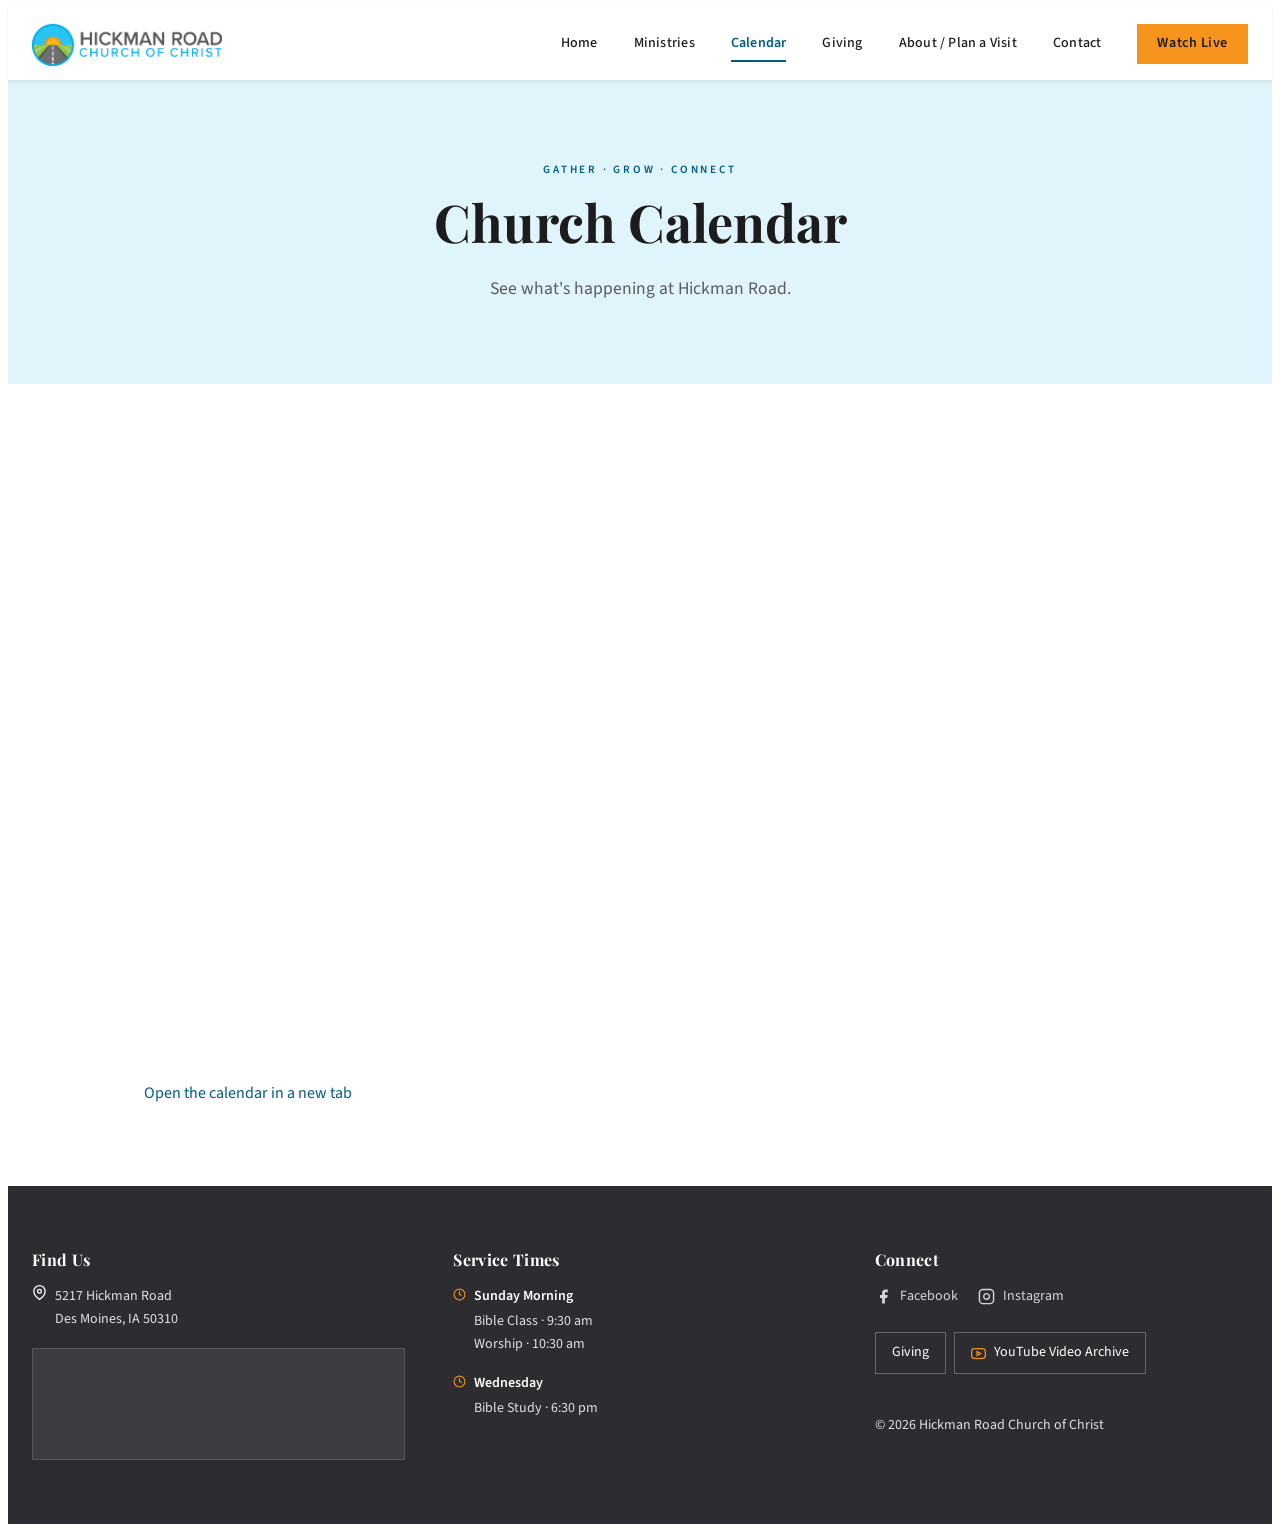
<file: calendar.html>
<!DOCTYPE html>
<html lang="en">

<head>
    <meta charset="UTF-8" />
    <meta name="viewport" content="width=device-width, initial-scale=1.0" />
    <title>Calendar — Hickman Road Church of Christ</title>
    <link rel="preconnect" href="https://fonts.googleapis.com" />
    <link rel="preconnect" href="https://fonts.gstatic.com" crossorigin />
    <link
        href="https://fonts.googleapis.com/css2?family=Playfair+Display:ital,wght@0,400;0,600;0,700;1,400;1,600&family=Source+Sans+3:wght@300;400;500;600&display=swap"
        rel="stylesheet" />
    <link rel="stylesheet" href="scss/main.css?v=20261111-2" />
</head>

<body>
    <a href="#main-content" class="skip-link">Skip to main content</a>

    <header role="banner" class="site-header">
        <div class="site-header__inner">
            <a href="index.html" class="site-header__logo" aria-label="Hickman Road Church of Christ — go to home page">
                <img src="images/logo-full.png" alt="" aria-hidden="true" class="logo-full" />
                <img src="images/logo-bug.png" alt="" aria-hidden="true" class="logo-bug" />
            </a>
            <nav class="site-nav" aria-label="Main navigation">
                <a href="index.html" class="site-nav__link">Home</a>
                <a href="ministries.html" class="site-nav__link">Ministries</a>
                <a href="calendar.html" class="site-nav__link" aria-current="page">Calendar</a>
                <a href="giving.html" class="site-nav__link">Giving</a>
                <a href="about.html" class="site-nav__link">About / Plan a Visit</a>
                <a href="contact.html" class="site-nav__link">Contact</a>
                <a href="https://www.facebook.com/hickmanroadchurchofchrist" class="site-nav__cta" target="_blank" rel="noopener noreferrer">Watch Live</a>
            </nav>
            <button class="hamburger" id="hamburger-btn" aria-label="Open navigation menu" aria-expanded="false"
                aria-controls="mobile-nav">
                <svg id="icon-menu" width="22" height="22" viewBox="0 0 24 24" fill="none" stroke="currentColor"
                    stroke-width="2" aria-hidden="true">
                    <line x1="3" y1="6" x2="21" y2="6" />
                    <line x1="3" y1="12" x2="21" y2="12" />
                    <line x1="3" y1="18" x2="21" y2="18" />
                </svg>
                <svg id="icon-close" width="22" height="22" viewBox="0 0 24 24" fill="none" stroke="currentColor"
                    stroke-width="2" aria-hidden="true" style="display:none;">
                    <line x1="18" y1="6" x2="6" y2="18" />
                    <line x1="6" y1="6" x2="18" y2="18" />
                </svg>
            </button>
        </div>
        <div id="mobile-nav" class="mobile-nav" hidden role="navigation" aria-label="Mobile navigation">
            <a href="index.html" class="mobile-nav__link">Home</a>
            <a href="ministries.html" class="mobile-nav__link">Ministries</a>
            <a href="calendar.html" class="mobile-nav__link" aria-current="page">Calendar</a>
            <a href="giving.html" class="mobile-nav__link">Giving</a>
            <a href="about.html" class="mobile-nav__link">About / Plan a Visit</a>
            <a href="contact.html" class="mobile-nav__link">Contact</a>
            <a href="https://www.facebook.com/hickmanroadchurchofchrist" class="mobile-nav__link mobile-nav__link--cta" target="_blank" rel="noopener noreferrer">Watch Live</a>
        </div>
    </header>

    <main id="main-content" tabindex="-1" style="outline:none;">
        <div class="page-intro" aria-labelledby="calendar-heading">
            <div class="page-intro__inner">
                <span class="page-intro__eyebrow">Gather · Grow · Connect</span>
                <h1 id="calendar-heading" class="page-intro__heading">Church Calendar</h1>
                <p class="page-intro__body">See what's happening at Hickman Road.</p>
            </div>
        </div>

        <section class="calendar" aria-label="Church events calendar">
            <div class="calendar__inner">
                <iframe
                    src="https://calendar.google.com/calendar/embed?src=hickmanroadcoc%40gmail.com&amp;ctz=America%2FChicago"
                    title="Hickman Road Church of Christ events calendar"
                    loading="lazy">
                </iframe>
                <p><a href="https://calendar.google.com/calendar/embed?src=hickmanroadcoc%40gmail.com&amp;ctz=America%2FChicago" target="_blank" rel="noopener noreferrer">Open the calendar in a new tab</a></p>
            </div>
        </section>
    </main>

    <footer class="site-footer" aria-label="Site footer">
        <div class="site-footer__inner">
            <div class="site-footer__grid">
                <div class="site-footer__col">
                    <h2 class="site-footer__heading">Find Us</h2>
                    <div style="display:flex;align-items:flex-start;gap:0.5rem;margin-bottom:1rem;">
                        <svg class="ft-icon" width="15" height="15" viewBox="0 0 24 24" fill="none"
                            stroke="currentColor" stroke-width="2" aria-hidden="true">
                            <path d="M21 10c0 7-9 13-9 13s-9-6-9-13a9 9 0 0118 0z" />
                            <circle cx="12" cy="10" r="3" />
                        </svg>
                        <address>5217 Hickman Road<br>Des Moines, IA 50310</address>
                    </div>
                    <div class="site-footer__map-placeholder">
                        <iframe
                            src="https://www.google.com/maps/embed?pb=!1m14!1m8!1m3!1d47726.13663338739!2d-93.690954!3d41.61503!3m2!1i1024!2i768!4f13.1!3m3!1m2!1s0x87ee9e9b1088c731%3A0x2dcc5c05e4bc207!2sHickman%20Road%20Church%20of%20Christ!5e0!3m2!1sen!2sus!4v1785357381232!5m2!1sen!2sus"
                            width="100%"
                            height="100%"
                            style="border:0; min-height:7rem;"
                            allowfullscreen=""
                            loading="lazy"
                            referrerpolicy="strict-origin-when-cross-origin"
                            title="Footer map showing Hickman Road Church of Christ location">
                        </iframe>
                    </div>
                </div>
                <div class="site-footer__col">
                    <h2 class="site-footer__heading">Service Times</h2>
                    <ul class="site-footer__schedule" aria-label="Weekly service schedule">
                        <li>
                            <svg class="ft-icon" width="13" height="13" viewBox="0 0 24 24" fill="none"
                                stroke="currentColor" stroke-width="2" aria-hidden="true">
                                <circle cx="12" cy="12" r="10" />
                                <polyline points="12 6 12 12 16 14" />
                            </svg>
                            <div><strong>Sunday Morning</strong>
                                <div>Bible Class · 9:30 am</div>
                                <div>Worship · 10:30 am</div>
                            </div>
                        </li>
                        <li>
                            <svg class="ft-icon" width="13" height="13" viewBox="0 0 24 24" fill="none"
                                stroke="currentColor" stroke-width="2" aria-hidden="true">
                                <circle cx="12" cy="12" r="10" />
                                <polyline points="12 6 12 12 16 14" />
                            </svg>
                            <div><strong>Wednesday</strong>
                                <div>Bible Study · 6:30 pm</div>
                            </div>
                        </li>
                    </ul>
                </div>
                <div class="site-footer__col">
                    <h2 class="site-footer__heading">Connect</h2>
                    <nav class="site-footer__social" aria-label="Social media links">
                        <a href="https://www.facebook.com/hickmanroadchurchofchrist" aria-label="Visit our Facebook page" target="_blank" rel="noopener noreferrer">
                            <svg class="ft-icon" width="17" height="17" viewBox="0 0 24 24" fill="currentColor"
                                aria-hidden="true">
                                <path d="M18 2h-3a5 5 0 00-5 5v3H7v4h3v8h4v-8h3l1-4h-4V7a1 1 0 011-1h3z" />
                            </svg> Facebook
                        </a>
                        <a href="https://www.instagram.com/hickmanroadchurchofchrist/" aria-label="Visit our Instagram profile" target="_blank" rel="noopener noreferrer">
                            <svg class="ft-icon" width="17" height="17" viewBox="0 0 24 24" fill="none"
                                stroke="currentColor" stroke-width="2" aria-hidden="true">
                                <rect x="2" y="2" width="20" height="20" rx="5" />
                                <path d="M16 11.37A4 4 0 1112.63 8 4 4 0 0116 11.37z" />
                                <line x1="17.5" y1="6.5" x2="17.51" y2="6.5" />
                            </svg> Instagram
                        </a>
                    </nav>
                    <div class="site-footer__links">
                        <a href="giving.html" class="site-footer__archive">Giving</a>
                        <a href="https://www.youtube.com/@hickmanroadchurchofchrist6056" class="site-footer__archive" aria-label="Browse sermon archive recordings" target="_blank" rel="noopener noreferrer">
                            <svg class="ft-icon" width="15" height="15" viewBox="0 0 24 24" fill="none"
                                stroke="currentColor" stroke-width="2" aria-hidden="true">
                                <path
                                    d="M22.54 6.42a2.78 2.78 0 00-1.94-1.96C18.88 4 12 4 12 4s-6.88 0-8.6.46a2.78 2.78 0 00-1.94 1.96A29 29 0 001 12a29 29 0 00.46 5.58A2.78 2.78 0 003.4 19.54C5.12 20 12 20 12 20s6.88 0 8.6-.46a2.78 2.78 0 001.94-1.96A29 29 0 0023 12a29 29 0 00-.46-5.58z" />
                                <polygon points="9.75 15.02 15.5 12 9.75 8.98 9.75 15.02" />
                            </svg>
                            YouTube Video Archive
                        </a>
                    </div>
                    <p class="site-footer__copy">© 2026 Hickman Road Church of Christ</p>
                </div>
            </div>
        </div>
    </footer>

    <script src="js/main.js"></script>
</body>

</html>
</file>
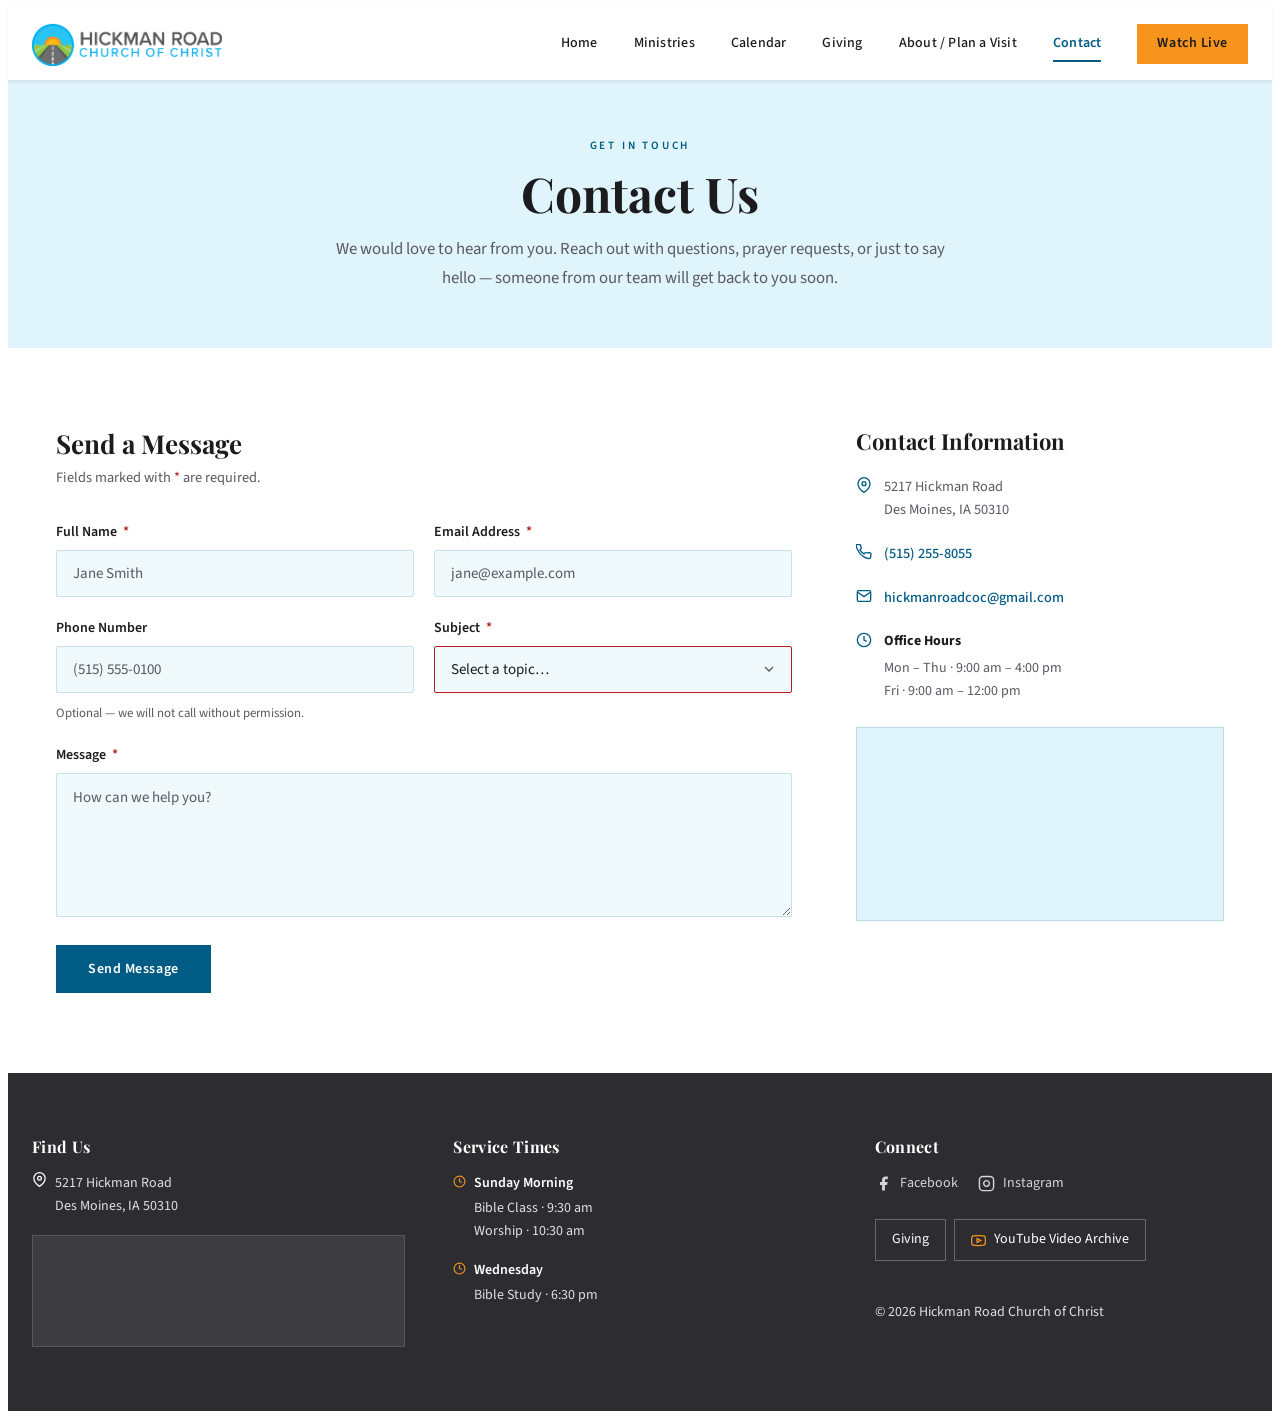
<file: contact.html>
<!DOCTYPE html>
<html lang="en">

<head>
    <meta charset="UTF-8" />
    <meta name="viewport" content="width=device-width, initial-scale=1.0" />
    <title>Contact — Hickman Road Church of Christ</title>
    <link rel="preconnect" href="https://fonts.googleapis.com" />
    <link rel="preconnect" href="https://fonts.gstatic.com" crossorigin />
    <link
        href="https://fonts.googleapis.com/css2?family=Playfair+Display:ital,wght@0,400;0,600;0,700;1,400;1,600&family=Source+Sans+3:wght@300;400;500;600&display=swap"
        rel="stylesheet" />
    <link rel="stylesheet" href="scss/main.css?v=20261111-2" />
</head>

<body>

    <a href="#main-content" class="skip-link">Skip to main content</a>

    <header role="banner" class="site-header">
        <div class="site-header__inner">
            <a href="index.html" class="site-header__logo" aria-label="Hickman Road Church of Christ — go to home page">
                <img src="images/logo-full.png" alt="" aria-hidden="true" class="logo-full" />
                <img src="images/logo-bug.png" alt="" aria-hidden="true" class="logo-bug" />
            </a>
            <nav class="site-nav" aria-label="Main navigation">
                <a href="index.html" class="site-nav__link">Home</a>
                <a href="ministries.html" class="site-nav__link">Ministries</a>
                <a href="calendar.html" class="site-nav__link">Calendar</a>
                <a href="giving.html" class="site-nav__link">Giving</a>
                <a href="about.html" class="site-nav__link">About / Plan a Visit</a>
                <a href="contact.html" class="site-nav__link" aria-current="page">Contact</a>
                <a href="https://www.facebook.com/hickmanroadchurchofchrist" class="site-nav__cta" target="_blank" rel="noopener noreferrer">Watch Live</a>
            </nav>
            <button class="hamburger" id="hamburger-btn" aria-label="Open navigation menu" aria-expanded="false"
                aria-controls="mobile-nav">
                <svg id="icon-menu" width="22" height="22" viewBox="0 0 24 24" fill="none" stroke="currentColor"
                    stroke-width="2" aria-hidden="true">
                    <line x1="3" y1="6" x2="21" y2="6" />
                    <line x1="3" y1="12" x2="21" y2="12" />
                    <line x1="3" y1="18" x2="21" y2="18" />
                </svg>
                <svg id="icon-close" width="22" height="22" viewBox="0 0 24 24" fill="none" stroke="currentColor"
                    stroke-width="2" aria-hidden="true" style="display:none;">
                    <line x1="18" y1="6" x2="6" y2="18" />
                    <line x1="6" y1="6" x2="18" y2="18" />
                </svg>
            </button>
        </div>
        <div id="mobile-nav" class="mobile-nav" hidden role="navigation" aria-label="Mobile navigation">
            <a href="index.html" class="mobile-nav__link">Home</a>
            <a href="ministries.html" class="mobile-nav__link">Ministries</a>
            <a href="calendar.html" class="mobile-nav__link">Calendar</a>
            <a href="giving.html" class="mobile-nav__link">Giving</a>
            <a href="about.html" class="mobile-nav__link">About / Plan a Visit</a>
            <a href="contact.html" class="mobile-nav__link" aria-current="page">Contact</a>
            <a href="#watch" class="mobile-nav__link mobile-nav__link--cta">Watch Live</a>
        </div>
    </header>

    <main id="main-content" tabindex="-1" style="outline:none;">

        <div class="contact-intro" aria-labelledby="contact-heading">
            <div class="contact-intro__inner">
                <span class="eyebrow">Get in Touch</span>
                <h1 id="contact-heading">Contact Us</h1>
                <p>We would love to hear from you. Reach out with questions, prayer requests, or just to say hello — someone from our team will get back to you soon.</p>
            </div>
        </div>

        <div class="contact-body">
            <div class="contact-body__inner">

                <!-- Form -->
                <div>
                    <h2 class="contact-body__heading">Send a Message</h2>
                    <p class="contact-body__subheading">Fields marked with <span style="color:#b91c1c;">*</span> are
                        required.</p>

                    <form class="form" action="#" method="post" novalidate aria-label="Contact form">
                        <div class="form__row">
                            <div class="form__group">
                                <label class="form__label" for="full-name">Full Name <span class="required"
                                        aria-hidden="true">*</span></label>
                                <input type="text" id="full-name" name="full-name" placeholder="Jane Smith" required
                                    autocomplete="name" />
                            </div>
                            <div class="form__group">
                                <label class="form__label" for="email">Email Address <span class="required"
                                        aria-hidden="true">*</span></label>
                                <input type="email" id="email" name="email" placeholder="jane@example.com" required
                                    autocomplete="email" />
                            </div>
                        </div>
                        <div class="form__row">
                            <div class="form__group">
                                <label class="form__label" for="phone">Phone Number</label>
                                <input type="tel" id="phone" name="phone" placeholder="(515) 555-0100"
                                    autocomplete="tel" />
                                <span class="form__hint">Optional — we will not call without permission.</span>
                            </div>
                            <div class="form__group">
                                <label class="form__label" for="subject">Subject <span class="required"
                                        aria-hidden="true">*</span></label>
                                <select id="subject" name="subject" required>
                                    <option value="" disabled selected>Select a topic…</option>
                                    <option value="general">General Question</option>
                                    <option value="visit">Planning a Visit</option>
                                    <option value="prayer">Prayer Request</option>
                                    <option value="ministries">Ministries &amp; Groups</option>
                                    <option value="giving">Giving &amp; Donations</option>
                                    <option value="other">Other</option>
                                </select>
                            </div>
                        </div>
                        <div class="form__group">
                            <label class="form__label" for="message">Message <span class="required"
                                    aria-hidden="true">*</span></label>
                            <textarea id="message" name="message" placeholder="How can we help you?"
                                required></textarea>
                        </div>
                        <div class="form__submit">
                            <button type="submit" class="btn btn--primary">Send Message</button>
                        </div>
                    </form>
                </div>

                <!-- Sidebar -->
                <aside aria-label="Contact information" class="contact-sidebar">
                    <h2 class="contact-sidebar__heading">Contact Information</h2>
                    <div class="contact-sidebar__item">
                        <svg class="cs-icon" width="16" height="16" viewBox="0 0 24 24" fill="none"
                            stroke="currentColor" stroke-width="2" aria-hidden="true">
                            <path d="M21 10c0 7-9 13-9 13s-9-6-9-13a9 9 0 0118 0z" />
                            <circle cx="12" cy="10" r="3" />
                        </svg>
                        <address>5217 Hickman Road<br>Des Moines, IA 50310</address>
                    </div>
                    <div class="contact-sidebar__item">
                        <svg class="cs-icon" width="16" height="16" viewBox="0 0 24 24" fill="none"
                            stroke="currentColor" stroke-width="2" aria-hidden="true">
                            <path
                                d="M22 16.92v3a2 2 0 01-2.18 2 19.79 19.79 0 01-8.63-3.07A19.5 19.5 0 013.07 9.81a19.79 19.79 0 01-3.07-8.68A2 2 0 012 .82h3a2 2 0 012 1.72c.127.96.361 1.903.7 2.81a2 2 0 01-.45 2.11l-1.27 1.27a16 16 0 006 6l1.27-1.27a2 2 0 012.11-.45c.907.339 1.85.573 2.81.7A2 2 0 0122 16.92z" />
                        </svg>
                        <div><a href="tel:+15152558055">(515) 255-8055</a></div>
                    </div>
                    <div class="contact-sidebar__item">
                        <svg class="cs-icon" width="16" height="16" viewBox="0 0 24 24" fill="none"
                            stroke="currentColor" stroke-width="2" aria-hidden="true">
                            <path d="M4 4h16c1.1 0 2 .9 2 2v12c0 1.1-.9 2-2 2H4c-1.1 0-2-.9-2-2V6c0-1.1.9-2 2-2z" />
                            <polyline points="22,6 12,13 2,6" />
                        </svg>
                        <div><a href="mailto:hickmanroadcoc@gmail.com">hickmanroadcoc@gmail.com</a></div>
                    </div>
                    <div class="contact-sidebar__item">
                        <svg class="cs-icon" width="16" height="16" viewBox="0 0 24 24" fill="none"
                            stroke="currentColor" stroke-width="2" aria-hidden="true">
                            <circle cx="12" cy="12" r="10" />
                            <polyline points="12 6 12 12 16 14" />
                        </svg>
                        <div style="font-size:0.875rem;color:#595961;line-height:1.65;">
                            <strong style="color:#1c1c1e;display:block;margin-bottom:0.25rem;">Office Hours</strong>
                            Mon – Thu · 9:00 am – 4:00 pm<br>Fri · 9:00 am – 12:00 pm
                        </div>
                    </div>
                    <div class="contact-sidebar__map">
                        <iframe
                            src="https://www.google.com/maps/embed?pb=!1m14!1m8!1m3!1d47726.13663338739!2d-93.690954!3d41.61503!3m2!1i1024!2i768!4f13.1!3m3!1m2!1s0x87ee9e9b1088c731%3A0x2dcc5c05e4bc207!2sHickman%20Road%20Church%20of%20Christ!5e0!3m2!1sen!2sus!4v1785357381232!5m2!1sen!2sus"
                            width="100%"
                            height="100%"
                            style="border:0; min-height:12rem;"
                            allowfullscreen=""
                            loading="lazy"
                            referrerpolicy="strict-origin-when-cross-origin"
                            title="Map showing Hickman Road Church of Christ location">
                        </iframe>
                    </div>
                </aside>

            </div>
        </div>

    </main>

    <!-- Same footer — paste it here -->
        <footer class="site-footer" aria-label="Site footer">
        <div class="site-footer__inner">
            <div class="site-footer__grid">
                <div class="site-footer__col">
                    <h2 class="site-footer__heading">Find Us</h2>
                    <div style="display:flex;align-items:flex-start;gap:0.5rem;margin-bottom:1rem;">
                        <svg class="ft-icon" width="15" height="15" viewBox="0 0 24 24" fill="none"
                            stroke="currentColor" stroke-width="2" aria-hidden="true">
                            <path d="M21 10c0 7-9 13-9 13s-9-6-9-13a9 9 0 0118 0z" />
                            <circle cx="12" cy="10" r="3" />
                        </svg>
                        <address>5217 Hickman Road<br>Des Moines, IA 50310</address>
                    </div>
                    <div class="site-footer__map-placeholder">
                        <iframe
                            src="https://www.google.com/maps/embed?pb=!1m14!1m8!1m3!1d47726.13663338739!2d-93.690954!3d41.61503!3m2!1i1024!2i768!4f13.1!3m3!1m2!1s0x87ee9e9b1088c731%3A0x2dcc5c05e4bc207!2sHickman%20Road%20Church%20of%20Christ!5e0!3m2!1sen!2sus!4v1785357381232!5m2!1sen!2sus"
                            width="100%"
                            height="100%"
                            style="border:0; min-height:7rem;"
                            allowfullscreen=""
                            loading="lazy"
                            referrerpolicy="strict-origin-when-cross-origin"
                            title="Footer map showing Hickman Road Church of Christ location">
                        </iframe>
                    </div>
                </div>
                <div class="site-footer__col">
                    <h2 class="site-footer__heading">Service Times</h2>
                    <ul class="site-footer__schedule" aria-label="Weekly service schedule">
                        <li>
                            <svg class="ft-icon" width="13" height="13" viewBox="0 0 24 24" fill="none"
                                stroke="currentColor" stroke-width="2" aria-hidden="true">
                                <circle cx="12" cy="12" r="10" />
                                <polyline points="12 6 12 12 16 14" />
                            </svg>
                            <div><strong>Sunday Morning</strong>
                                <div>Bible Class · 9:30 am</div>
                                <div>Worship · 10:30 am</div>
                            </div>
                        </li>
                        <li>
                            <svg class="ft-icon" width="13" height="13" viewBox="0 0 24 24" fill="none"
                                stroke="currentColor" stroke-width="2" aria-hidden="true">
                                <circle cx="12" cy="12" r="10" />
                                <polyline points="12 6 12 12 16 14" />
                            </svg>
                            <div><strong>Wednesday</strong>
                                <div>Bible Study · 6:30 pm</div>
                            </div>
                        </li>
                    </ul>
                </div>
                <div class="site-footer__col">
                    <h2 class="site-footer__heading">Connect</h2>
                    <nav class="site-footer__social" aria-label="Social media links">
                        <a href="https://www.facebook.com/hickmanroadchurchofchrist" aria-label="Visit our Facebook page" target="_blank" rel="noopener noreferrer">
                            <svg class="ft-icon" width="17" height="17" viewBox="0 0 24 24" fill="currentColor"
                                aria-hidden="true">
                                <path d="M18 2h-3a5 5 0 00-5 5v3H7v4h3v8h4v-8h3l1-4h-4V7a1 1 0 011-1h3z" />
                            </svg> Facebook
                        </a>
                        <a href="https://www.instagram.com/hickmanroadchurchofchrist/" aria-label="Visit our Instagram profile" target="_blank" rel="noopener noreferrer">
                            <svg class="ft-icon" width="17" height="17" viewBox="0 0 24 24" fill="none"
                                stroke="currentColor" stroke-width="2" aria-hidden="true">
                                <rect x="2" y="2" width="20" height="20" rx="5" />
                                <path d="M16 11.37A4 4 0 1112.63 8 4 4 0 0116 11.37z" />
                                <line x1="17.5" y1="6.5" x2="17.51" y2="6.5" />
                            </svg> Instagram
                        </a>
                    </nav>
                    <div class="site-footer__links">
                        <a href="giving.html" class="site-footer__archive">Giving</a>
                        <a href="https://www.youtube.com/@hickmanroadchurchofchrist6056" class="site-footer__archive" aria-label="Browse sermon archive recordings" target="_blank" rel="noopener noreferrer">
                            <svg class="ft-icon" width="15" height="15" viewBox="0 0 24 24" fill="none"
                                stroke="currentColor" stroke-width="2" aria-hidden="true">
                                <path
                                    d="M22.54 6.42a2.78 2.78 0 00-1.94-1.96C18.88 4 12 4 12 4s-6.88 0-8.6.46a2.78 2.78 0 00-1.94 1.96A29 29 0 001 12a29 29 0 00.46 5.58A2.78 2.78 0 003.4 19.54C5.12 20 12 20 12 20s6.88 0 8.6-.46a2.78 2.78 0 001.94-1.96A29 29 0 0023 12a29 29 0 00-.46-5.58z" />
                                <polygon points="9.75 15.02 15.5 12 9.75 8.98 9.75 15.02" />
                            </svg>
                            YouTube Video Archive
                        </a>
                    </div>
                    <p class="site-footer__copy">© 2026 Hickman Road Church of Christ</p>
                    <p class="site-footer__copy">
                    </p>
                </div>
            </div>
        </div>
    </footer>

    <script src="js/main.js"></script>
</body>

</html>
</file>
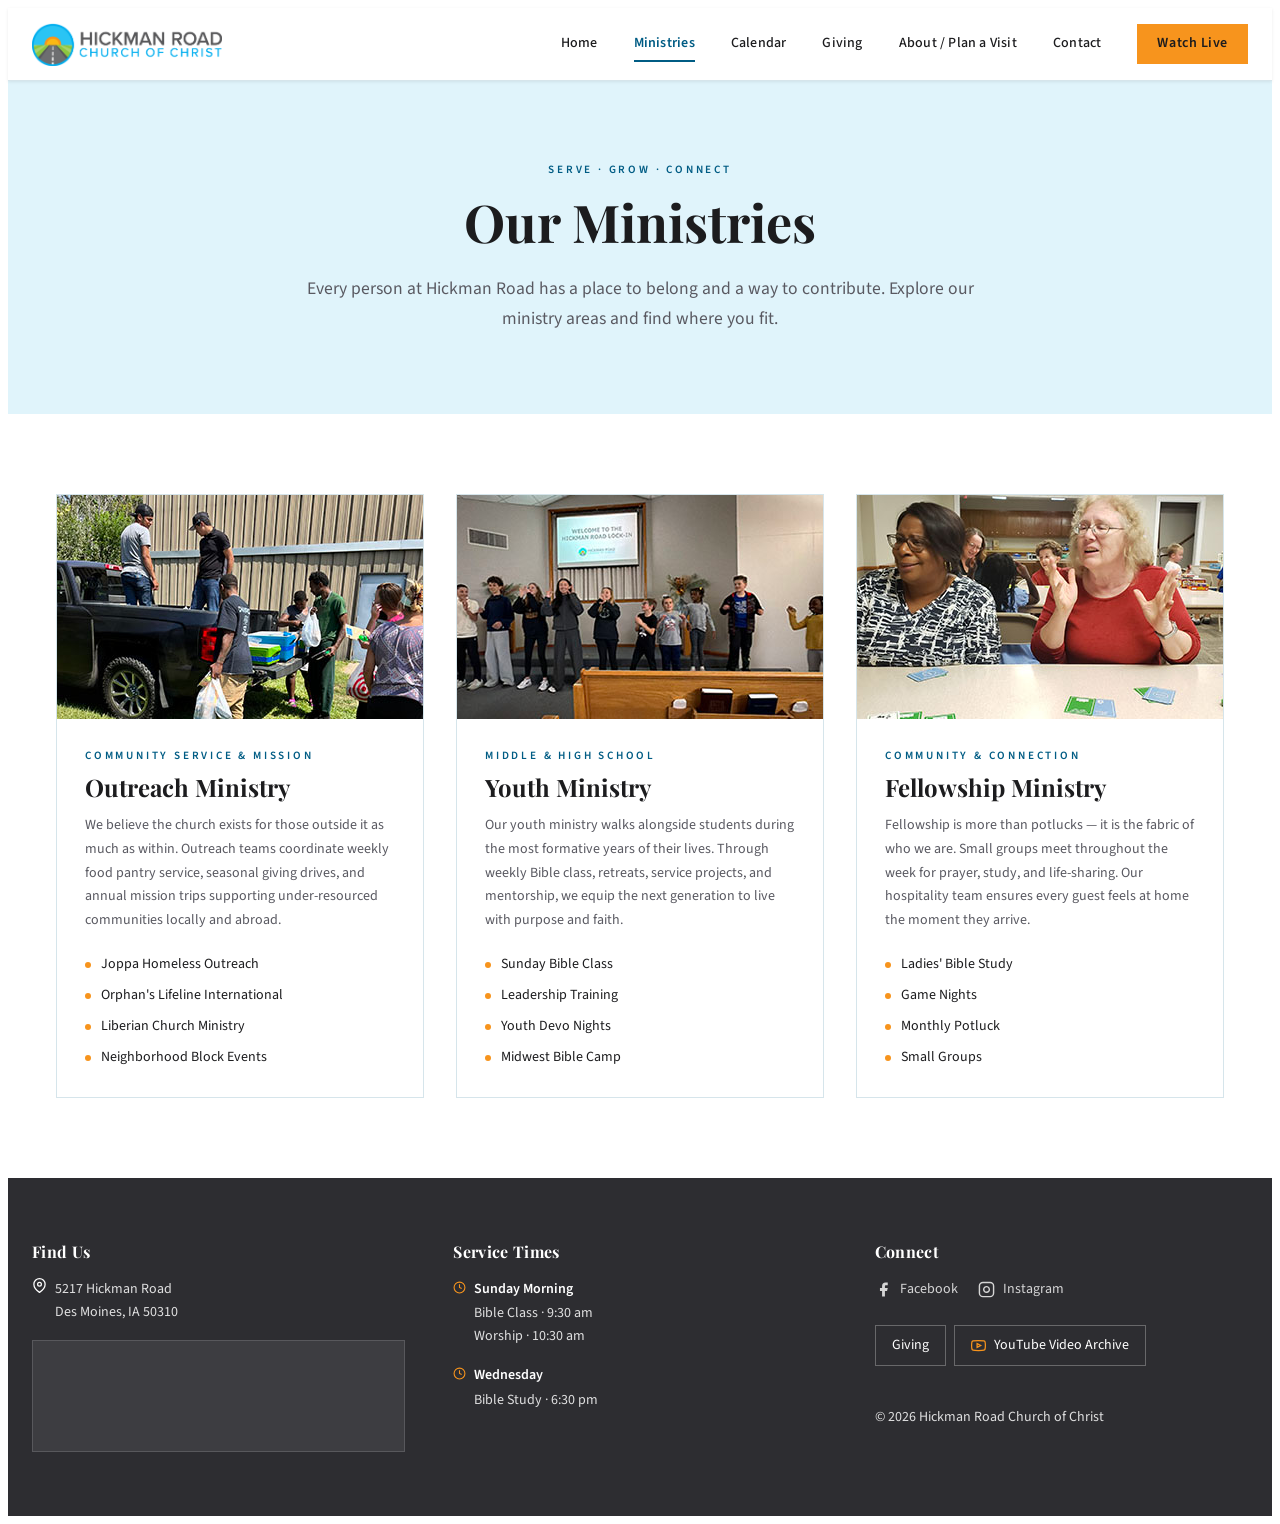
<file: ministries.html>
<!DOCTYPE html>
<html lang="en">

<head>
    <meta charset="UTF-8" />
    <meta name="viewport" content="width=device-width, initial-scale=1.0" />
    <title>Ministries — Hickman Road Church of Christ</title>
    <link rel="preconnect" href="https://fonts.googleapis.com" />
    <link rel="preconnect" href="https://fonts.gstatic.com" crossorigin />
    <link
        href="https://fonts.googleapis.com/css2?family=Playfair+Display:ital,wght@0,400;0,600;0,700;1,400;1,600&family=Source+Sans+3:wght@300;400;500;600&display=swap"
        rel="stylesheet" />
    <link rel="stylesheet" href="scss/main.css?v=20261111-2" />
</head>

<body>

    <a href="#main-content" class="skip-link">Skip to main content</a>

    <header role="banner" class="site-header">
        <div class="site-header__inner">
            <a href="index.html" class="site-header__logo" aria-label="Hickman Road Church of Christ — go to home page">
                <img src="images/logo-full.png" alt="" aria-hidden="true" class="logo-full" />
                <img src="images/logo-bug.png" alt="" aria-hidden="true" class="logo-bug" />
            </a>
            <nav class="site-nav" aria-label="Main navigation">
                <a href="index.html" class="site-nav__link">Home</a>
                <a href="ministries.html" class="site-nav__link" aria-current="page">Ministries</a>
                <a href="calendar.html" class="site-nav__link">Calendar</a>
                <a href="giving.html" class="site-nav__link">Giving</a>
                <a href="about.html" class="site-nav__link">About / Plan a Visit</a>
                <a href="contact.html" class="site-nav__link">Contact</a>
                <a href="https://www.facebook.com/hickmanroadchurchofchrist" class="site-nav__cta" target="_blank" rel="noopener noreferrer">Watch Live</a>
            </nav>
            <button class="hamburger" id="hamburger-btn" aria-label="Open navigation menu" aria-expanded="false"
                aria-controls="mobile-nav">
                <svg id="icon-menu" width="22" height="22" viewBox="0 0 24 24" fill="none" stroke="currentColor"
                    stroke-width="2" aria-hidden="true">
                    <line x1="3" y1="6" x2="21" y2="6" />
                    <line x1="3" y1="12" x2="21" y2="12" />
                    <line x1="3" y1="18" x2="21" y2="18" />
                </svg>
                <svg id="icon-close" width="22" height="22" viewBox="0 0 24 24" fill="none" stroke="currentColor"
                    stroke-width="2" aria-hidden="true" style="display:none;">
                    <line x1="18" y1="6" x2="6" y2="18" />
                    <line x1="6" y1="6" x2="18" y2="18" />
                </svg>
            </button>
        </div>
        <div id="mobile-nav" class="mobile-nav" hidden role="navigation" aria-label="Mobile navigation">
            <a href="index.html" class="mobile-nav__link">Home</a>
            <a href="ministries.html" class="mobile-nav__link" aria-current="page">Ministries</a>
            <a href="calendar.html" class="mobile-nav__link">Calendar</a>
            <a href="giving.html" class="mobile-nav__link">Giving</a>
            <a href="about.html" class="mobile-nav__link">About / Plan a Visit</a>
            <a href="contact.html" class="mobile-nav__link">Contact</a>
            <a href="#watch" class="mobile-nav__link mobile-nav__link--cta">Watch Live</a>
        </div>
    </header>

    <main id="main-content" tabindex="-1" style="outline:none;">

        <div class="page-intro" aria-labelledby="min-page-heading">
            <div class="page-intro__inner">
                <span class="page-intro__eyebrow">Serve · Grow · Connect</span>
                <h1 id="min-page-heading" class="page-intro__heading">Our Ministries</h1>
                <p class="page-intro__body">Every person at Hickman Road has a place to belong and a way to contribute.
                    Explore our ministry areas and find where you fit.</p>
            </div>
        </div>

        <div class="ministries-page__grid">
            <div class="ministries-page__grid-inner">

                <article id="outreach" class="ministry-detail" aria-labelledby="md-title-outreach">
                    <div class="ministry-detail__image">
                        <img src="images/Joppa_387x224.jpg"
                            alt="Volunteers serving the homeless out of a pickup truck" />
                    </div>
                    <div class="ministry-detail__body">
                        <span class="ministry-detail__eyebrow">Community Service &amp; Mission</span>
                        <h2 id="md-title-outreach" class="ministry-detail__heading">Outreach Ministry</h2>
                        <p class="ministry-detail__desc">We believe the church exists for those outside it as much as within. Outreach teams coordinate weekly food pantry service, seasonal giving drives, and annual mission trips supporting under-resourced communities locally and abroad.</p>
                        <ul class="dot-list" aria-label="Outreach Ministry activities">
                            <li>Joppa Homeless Outreach</li>
                            <li>Orphan's Lifeline International</li>
                            <li>Liberian Church Ministry</li>
                            <li>Neighborhood Block Events</li>
                        </ul>
                    </div>
                </article>

                <article id="youth" class="ministry-detail" aria-labelledby="md-title-youth">
                    <div class="ministry-detail__image">
                        <img src="images/lock-in_387x224.jpg"
                            alt="Young people singing at a lock-in event" />
                    </div>
                    <div class="ministry-detail__body">
                        <span class="ministry-detail__eyebrow">Middle &amp; High School</span>
                        <h2 id="md-title-youth" class="ministry-detail__heading">Youth Ministry</h2>
                        <p class="ministry-detail__desc">Our youth ministry walks alongside students during the most formative years of their lives. Through weekly Bible class, retreats, service projects, and mentorship, we equip the next generation to live with purpose and faith.</p>
                        <ul class="dot-list" aria-label="Youth Ministry activities">
                            <li>Sunday Bible Class</li>
                            <li>Leadership Training</li>
                            <li>Youth Devo Nights</li>
                            <li>Midwest Bible Camp</li>
                        </ul>
                    </div>
                </article>

                <article id="fellowship" class="ministry-detail" aria-labelledby="md-title-fellowship">
                    <div class="ministry-detail__image">
                        <img src="images/game_night_387x224.jpg"
                            alt="Church members playing games together at a game night" />
                    </div>
                    <div class="ministry-detail__body">
                        <span class="ministry-detail__eyebrow">Community &amp; Connection</span>
                        <h2 id="md-title-fellowship" class="ministry-detail__heading">Fellowship Ministry</h2>
                        <p class="ministry-detail__desc">Fellowship is more than potlucks — it is the fabric of who we are. Small groups meet throughout the week for prayer, study, and life-sharing. Our hospitality team ensures every guest feels at home the moment they arrive.</p>
                        <ul class="dot-list" aria-label="Fellowship Ministry activities">
                            <li>Ladies' Bible Study</li>
                            <li>Game Nights</li>
                            <li>Monthly Potluck</li>
                            <li>Small Groups</li>
                        </ul>
                    </div>
                </article>

            </div>
        </div>

    </main>

    <!-- Copy the entire footer block from index.html here -->
        <footer class="site-footer" aria-label="Site footer">
        <div class="site-footer__inner">
            <div class="site-footer__grid">
                <div class="site-footer__col">
                    <h2 class="site-footer__heading">Find Us</h2>
                    <div style="display:flex;align-items:flex-start;gap:0.5rem;margin-bottom:1rem;">
                        <svg class="ft-icon" width="15" height="15" viewBox="0 0 24 24" fill="none"
                            stroke="currentColor" stroke-width="2" aria-hidden="true">
                            <path d="M21 10c0 7-9 13-9 13s-9-6-9-13a9 9 0 0118 0z" />
                            <circle cx="12" cy="10" r="3" />
                        </svg>
                        <address>5217 Hickman Road<br>Des Moines, IA 50310</address>
                    </div>
                    <div class="site-footer__map-placeholder">
                        <iframe
                            src="https://www.google.com/maps/embed?pb=!1m14!1m8!1m3!1d47726.13663338739!2d-93.690954!3d41.61503!3m2!1i1024!2i768!4f13.1!3m3!1m2!1s0x87ee9e9b1088c731%3A0x2dcc5c05e4bc207!2sHickman%20Road%20Church%20of%20Christ!5e0!3m2!1sen!2sus!4v1785357381232!5m2!1sen!2sus"
                            width="100%"
                            height="100%"
                            style="border:0; min-height:7rem;"
                            allowfullscreen=""
                            loading="lazy"
                            referrerpolicy="strict-origin-when-cross-origin"
                            title="Footer map showing Hickman Road Church of Christ location">
                        </iframe>
                    </div>
                </div>
                <div class="site-footer__col">
                    <h2 class="site-footer__heading">Service Times</h2>
                    <ul class="site-footer__schedule" aria-label="Weekly service schedule">
                        <li>
                            <svg class="ft-icon" width="13" height="13" viewBox="0 0 24 24" fill="none"
                                stroke="currentColor" stroke-width="2" aria-hidden="true">
                                <circle cx="12" cy="12" r="10" />
                                <polyline points="12 6 12 12 16 14" />
                            </svg>
                            <div><strong>Sunday Morning</strong>
                                <div>Bible Class · 9:30 am</div>
                                <div>Worship · 10:30 am</div>
                            </div>
                        </li>
                        <li>
                            <svg class="ft-icon" width="13" height="13" viewBox="0 0 24 24" fill="none"
                                stroke="currentColor" stroke-width="2" aria-hidden="true">
                                <circle cx="12" cy="12" r="10" />
                                <polyline points="12 6 12 12 16 14" />
                            </svg>
                            <div><strong>Wednesday</strong>
                                <div>Bible Study · 6:30 pm</div>
                            </div>
                        </li>
                    </ul>
                </div>
                <div class="site-footer__col">
                    <h2 class="site-footer__heading">Connect</h2>
                    <nav class="site-footer__social" aria-label="Social media links">
                        <a href="https://www.facebook.com/hickmanroadchurchofchrist" aria-label="Visit our Facebook page" target="_blank" rel="noopener noreferrer">
                            <svg class="ft-icon" width="17" height="17" viewBox="0 0 24 24" fill="currentColor"
                                aria-hidden="true">
                                <path d="M18 2h-3a5 5 0 00-5 5v3H7v4h3v8h4v-8h3l1-4h-4V7a1 1 0 011-1h3z" />
                            </svg> Facebook
                        </a>
                        <a href="https://www.instagram.com/hickmanroadchurchofchrist/" aria-label="Visit our Instagram profile" target="_blank" rel="noopener noreferrer">
                            <svg class="ft-icon" width="17" height="17" viewBox="0 0 24 24" fill="none"
                                stroke="currentColor" stroke-width="2" aria-hidden="true">
                                <rect x="2" y="2" width="20" height="20" rx="5" />
                                <path d="M16 11.37A4 4 0 1112.63 8 4 4 0 0116 11.37z" />
                                <line x1="17.5" y1="6.5" x2="17.51" y2="6.5" />
                            </svg> Instagram
                        </a>
                    </nav>
                    <div class="site-footer__links">
                        <a href="giving.html" class="site-footer__archive">Giving</a>
                        <a href="https://www.youtube.com/@hickmanroadchurchofchrist6056" class="site-footer__archive" aria-label="Browse sermon archive recordings" target="_blank" rel="noopener noreferrer">
                            <svg class="ft-icon" width="15" height="15" viewBox="0 0 24 24" fill="none"
                                stroke="currentColor" stroke-width="2" aria-hidden="true">
                                <path
                                    d="M22.54 6.42a2.78 2.78 0 00-1.94-1.96C18.88 4 12 4 12 4s-6.88 0-8.6.46a2.78 2.78 0 00-1.94 1.96A29 29 0 001 12a29 29 0 00.46 5.58A2.78 2.78 0 003.4 19.54C5.12 20 12 20 12 20s6.88 0 8.6-.46a2.78 2.78 0 001.94-1.96A29 29 0 0023 12a29 29 0 00-.46-5.58z" />
                                <polygon points="9.75 15.02 15.5 12 9.75 8.98 9.75 15.02" />
                            </svg>
                            YouTube Video Archive
                        </a>
                    </div>
                    <p class="site-footer__copy">© 2026 Hickman Road Church of Christ</p>
                    <p class="site-footer__copy">
                    </p>
                </div>
            </div>
        </div>
    </footer>

    <script src="js/main.js"></script>
</body>

</html>
</file>
<file: scss/main.css>
*,
*::before,
*::after {
  box-sizing: border-box;
}

html {
  font-size: 16px;
  scroll-behavior: smooth;
  -webkit-text-size-adjust: 100%;
}

body {
  font-family: "Source Sans 3", "Segoe UI", Helvetica, Arial, sans-serif;
  font-size: 1rem;
  line-height: 1.65;
  color: #1c1c1e;
  background-color: #ffffff;
  -webkit-font-smoothing: antialiased;
  -moz-osx-font-smoothing: grayscale;
}

h1,
h2,
h3,
h4,
h5,
h6 {
  font-family: "Playfair Display", Georgia, "Times New Roman", serif;
  font-weight: 700;
  line-height: 1.2;
  color: #1c1c1e;
  margin: 0;
}

p {
  margin: 0;
}

a {
  color: #005c84;
  text-decoration: none;
}
a:hover {
  text-decoration: underline;
}

img,
picture,
video {
  max-width: 100%;
  display: block;
}

ul,
ol {
  list-style: none;
  margin: 0;
  padding: 0;
}

button {
  font-family: "Source Sans 3", "Segoe UI", Helvetica, Arial, sans-serif;
  cursor: pointer;
}

address {
  font-style: normal;
}

button:focus-visible,
a:focus-visible,
input:focus-visible,
select:focus-visible,
textarea:focus-visible {
  outline: 3px solid #005c84;
  outline-offset: 3px;
}

@media (prefers-reduced-motion: reduce) {
  *,
  *::before,
  *::after {
    animation-duration: 0.01ms !important;
    animation-iteration-count: 1 !important;
    transition-duration: 0.01ms !important;
  }
}
.sr-only {
  position: absolute;
  width: 1px;
  height: 1px;
  padding: 0;
  margin: -1px;
  overflow: hidden;
  clip: rect(0, 0, 0, 0);
  white-space: nowrap;
  border-width: 0;
}

.section--primary h1,
.section--primary h2,
.section--primary h3,
.section--primary p,
.mission-band h1,
.mission-band h2 {
  color: #ffffff;
}

@keyframes fadeInUp {
  from {
    opacity: 0;
    transform: translateY(28px);
  }
  to {
    opacity: 1;
    transform: translateY(0);
  }
}
@keyframes fadeIn {
  from {
    opacity: 0;
  }
  to {
    opacity: 1;
  }
}
@keyframes slideInLeft {
  from {
    opacity: 0;
    transform: translateX(-28px);
  }
  to {
    opacity: 1;
    transform: translateX(0);
  }
}
@keyframes pulse {
  0%, 100% {
    transform: scale(1);
  }
  50% {
    transform: scale(1.03);
  }
}
@keyframes shimmer {
  from {
    background-position: -200% 0;
  }
  to {
    background-position: 200% 0;
  }
}
.anim-fade-in-up {
  animation: fadeInUp 0.65s ease both;
}

.anim-fade-in {
  animation: fadeIn 0.5s ease both;
}

.anim-slide-in-left {
  animation: slideInLeft 0.55s ease both;
}

.anim-delay-1 {
  animation-delay: 0.1s;
}

.anim-delay-2 {
  animation-delay: 0.2s;
}

.anim-delay-3 {
  animation-delay: 0.3s;
}

.anim-delay-4 {
  animation-delay: 0.4s;
}

.anim-delay-5 {
  animation-delay: 0.5s;
}

@media (prefers-reduced-motion: reduce) {
  .anim-fade-in-up,
  .anim-fade-in,
  .anim-slide-in-left {
    animation: none;
    opacity: 1;
    transform: none;
  }
}
.site-header {
  position: sticky;
  top: 0;
  z-index: 50;
  background-color: #ffffff;
  border-bottom: 1px solid rgba(0, 92, 132, 0.16);
  box-shadow: 0 1px 3px rgba(0, 0, 0, 0.08);
}
.site-header__inner {
  width: 100%;
  max-width: 1280px;
  margin-inline: auto;
  padding-inline: 1.5rem;
  height: 72px;
  display: flex;
  align-items: center;
  justify-content: space-between;
}
.site-header__logo {
  display: flex;
  align-items: center;
  background: none;
  border: none;
  padding: 0;
  cursor: pointer;
  transition: opacity 0.15s ease;
}
.site-header__logo:hover {
  opacity: 0.85;
}
.site-header__logo .logo-full {
  display: none;
  height: 44px;
  width: auto;
  -o-object-fit: contain;
     object-fit: contain;
}
@media screen and (min-width: 768px) {
  .site-header__logo .logo-full {
    display: block;
  }
}
.site-header__logo .logo-bug {
  display: block;
  height: 40px;
  width: auto;
  -o-object-fit: contain;
     object-fit: contain;
}
@media screen and (min-width: 768px) {
  .site-header__logo .logo-bug {
    display: none;
  }
}

.site-nav {
  display: none;
  align-items: center;
  gap: 0.25rem;
}
@media screen and (min-width: 1024px) {
  .site-nav {
    display: flex;
  }
}
.site-nav__link {
  position: relative;
  padding: 0.5rem 1rem;
  display: inline-block;
  font-family: "Source Sans 3", "Segoe UI", Helvetica, Arial, sans-serif;
  font-size: 0.875rem;
  font-weight: 500;
  color: #1c1c1e;
  background: none;
  border: none;
  cursor: pointer;
  letter-spacing: 0.015em;
  transition: color 0.15s ease, transform 0.15s ease;
  text-decoration: none;
}
.site-nav__link::after {
  content: "";
  position: absolute;
  bottom: 2px;
  left: 1rem;
  right: 1rem;
  height: 2px;
  background-color: #005c84;
  transform: scaleX(0);
  transform-origin: center;
  transition: transform 0.25s ease;
}
.site-nav__link:hover {
  color: #005c84;
  text-decoration: none;
  transform: scale(1.06);
}
.site-nav__link:hover::after {
  transform: scaleX(1);
}
.site-nav__link:focus-visible {
  text-decoration: none;
}
.site-nav__link[aria-current=page] {
  color: #005c84;
  font-weight: 600;
}
.site-nav__link[aria-current=page]::after {
  transform: scaleX(1);
}
.site-nav__cta {
  display: inline-flex;
  align-items: center;
  justify-content: center;
  gap: 0.5rem;
  padding: 0.875rem 2rem;
  font-family: "Source Sans 3", "Segoe UI", Helvetica, Arial, sans-serif;
  font-size: 0.875rem;
  font-weight: 600;
  letter-spacing: 0.04em;
  border: none;
  cursor: pointer;
  transition: background-color 0.15s ease, transform 0.15s ease, box-shadow 0.15s ease;
  text-decoration: none;
}
.site-nav__cta:hover {
  transform: translateY(-2px);
  box-shadow: 0 4px 16px rgba(0, 0, 0, 0.12);
  text-decoration: none;
}
.site-nav__cta:active {
  transform: translateY(0);
  box-shadow: none;
}
.site-nav__cta:focus-visible {
  outline: 3px solid #005c84;
  outline-offset: 3px;
}
.site-nav__cta {
  margin-left: 1rem;
  padding: 0.5rem 1.25rem;
  background-color: #f7941d;
  color: #1c1c1e;
}
.site-nav__cta:hover {
  background-color: rgb(207.4564102564, 116.5794871795, 7.3435897436);
}

.hamburger {
  display: flex;
  align-items: center;
  justify-content: center;
  width: 40px;
  height: 40px;
  padding: 0;
  background: none;
  border: none;
  cursor: pointer;
  color: #1c1c1e;
  transition: color 0.15s ease;
}
@media screen and (min-width: 1024px) {
  .hamburger {
    display: none;
  }
}
.hamburger:hover {
  color: #005c84;
}

.mobile-nav {
  background-color: #ffffff;
  border-top: 1px solid rgba(0, 92, 132, 0.16);
}
.mobile-nav[hidden] {
  display: none;
}
@media screen and (min-width: 1024px) {
  .mobile-nav {
    display: none !important;
  }
}
.mobile-nav__link {
  display: block;
  width: 100%;
  padding: 1rem 1.5rem;
  font-family: "Source Sans 3", "Segoe UI", Helvetica, Arial, sans-serif;
  font-size: 0.9rem;
  font-weight: 500;
  text-align: left;
  background: none;
  border: none;
  border-bottom: 1px solid rgba(0, 92, 132, 0.16);
  cursor: pointer;
  color: #1c1c1e;
  transition: background-color 0.15s ease, color 0.15s ease;
  text-decoration: none;
  display: block;
}
.mobile-nav__link:hover {
  background-color: #e0f4fb;
  color: #005c84;
}
.mobile-nav__link[aria-current=page] {
  color: #005c84;
  font-weight: 600;
  background-color: rgba(224, 244, 251, 0.6);
}
.mobile-nav__link--cta {
  background-color: #f7941d;
  color: #1c1c1e;
  font-weight: 600;
}
.mobile-nav__link--cta:hover {
  background-color: rgb(217.3076923077, 122.1153846154, 7.6923076923);
  color: #1c1c1e;
}

.site-footer {
  background-color: #2d2d31;
  color: #ffffff;
}
.site-footer__inner {
  width: 100%;
  max-width: 1280px;
  margin-inline: auto;
  padding-inline: 1.5rem;
  padding-top: 4rem;
  padding-bottom: 4rem;
}
.site-footer__grid {
  display: grid;
  grid-template-columns: 1fr;
  gap: 2.5rem;
}
@media screen and (min-width: 768px) {
  .site-footer__grid {
    grid-template-columns: repeat(3, 1fr);
    gap: 3rem;
  }
}
.site-footer__heading {
  font-family: "Playfair Display", Georgia, "Times New Roman", serif;
  font-size: 1rem;
  font-weight: 700;
  color: #ffffff;
  margin-bottom: 1rem;
  letter-spacing: 0.02em;
}
.site-footer__col p, .site-footer__col address {
  font-size: 0.875rem;
  line-height: 1.65;
  color: rgba(255, 255, 255, 0.85);
}
.site-footer__map-placeholder {
  width: 100%;
  height: 7rem;
  margin-top: 0.75rem;
  background-color: rgba(255, 255, 255, 0.08);
  border: 1px solid rgba(255, 255, 255, 0.14);
  display: flex;
  align-items: center;
  justify-content: center;
}
.site-footer__map-placeholder span {
  font-size: 0.7rem;
  color: rgba(255, 255, 255, 0.4);
  letter-spacing: 0.15em;
}
.site-footer__schedule {
  display: flex;
  flex-direction: column;
  gap: 1rem;
}
.site-footer__schedule li {
  display: flex;
  align-items: flex-start;
  gap: 0.5rem;
  font-size: 0.875rem;
  color: rgba(255, 255, 255, 0.85);
}
.site-footer__schedule li .ft-icon {
  flex-shrink: 0;
  margin-top: 3px;
  color: #f7941d;
}
.site-footer__schedule li strong {
  display: block;
  font-weight: 600;
  color: #ffffff;
  margin-bottom: 0.1rem;
}
.site-footer__social {
  display: flex;
  gap: 1.25rem;
  margin-bottom: 1.5rem;
}
.site-footer__social a,
.site-footer__social a:visited {
  display: inline-flex;
  align-items: center;
  gap: 0.5rem;
  font-size: 0.875rem;
  color: rgba(255, 255, 255, 0.8);
  text-decoration: none;
  transition: color 0.15s ease;
}
.site-footer__social a:hover,
.site-footer__social a:visited:hover {
  color: #ffffff;
  text-decoration: none;
}
.site-footer__social a .ft-icon,
.site-footer__social a:visited .ft-icon {
  flex-shrink: 0;
}
.site-footer__links {
  display: flex;
  flex-wrap: wrap;
  gap: 0.5rem;
}
.site-footer__archive {
  display: inline-flex;
  align-items: center;
  gap: 0.5rem;
  padding: 0.5rem 1rem;
  font-size: 0.875rem;
  color: #ffffff;
  border: 1px solid rgba(255, 255, 255, 0.28);
  text-decoration: none;
  transition: background-color 0.15s ease;
}
.site-footer__archive .ft-icon {
  color: #f7941d;
}
.site-footer__archive:hover {
  background-color: rgba(255, 255, 255, 0.1);
  text-decoration: none;
}
.site-footer__copy {
  margin-top: 0.5rem;
  font-size: 0.75rem;
  color: rgba(255, 255, 255, 0.55);
}
.site-footer__copy a[href] {
  color: rgba(255, 255, 255, 0.7);
  text-decoration: underline;
}
.site-footer__copy a[href]:hover {
  color: #ffffff;
}
.site-footer__copy:first-of-type {
  margin-top: 2.5rem;
}
.site-footer__scss-link {
  font-size: 0.7rem;
  font-family: "Source Sans 3", "Segoe UI", Helvetica, Arial, sans-serif;
  color: rgba(255, 255, 255, 0.45);
  text-decoration: underline;
  text-underline-offset: 2px;
  transition: color 0.15s ease;
}
.site-footer__scss-link:hover {
  color: rgba(255, 255, 255, 0.8);
}

.skip-link {
  position: absolute;
  width: 1px;
  height: 1px;
  padding: 0;
  margin: -1px;
  overflow: hidden;
  clip: rect(0, 0, 0, 0);
  white-space: nowrap;
  border-width: 0;
}
.skip-link:focus {
  position: absolute;
  top: 0.5rem;
  left: 0.5rem;
  z-index: 100;
  width: auto;
  height: auto;
  padding: 0.75rem 1.25rem;
  margin: 0;
  clip: auto;
  white-space: normal;
  overflow: visible;
  background-color: #005c84;
  color: #ffffff;
  font-size: 0.875rem;
  font-weight: 600;
  box-shadow: 0 4px 16px rgba(0, 0, 0, 0.12);
  text-decoration: none;
}

.demo-bar {
  background-color: #1c1c1e;
  color: rgba(255, 255, 255, 0.9);
  padding: 0.5rem 1.5rem;
  display: flex;
  align-items: center;
  gap: 0.75rem;
  flex-wrap: wrap;
  font-family: "Source Sans 3", "Segoe UI", Helvetica, Arial, sans-serif;
  font-size: 0.75rem;
}
.demo-bar__label {
  opacity: 0.45;
  font-weight: 600;
  letter-spacing: 0.2em;
  text-transform: uppercase;
}
.demo-bar__divider {
  opacity: 0.2;
}
.demo-bar__btn {
  padding: 0.25rem 0.75rem;
  background: none;
  border: none;
  cursor: pointer;
  font-family: "Source Sans 3", "Segoe UI", Helvetica, Arial, sans-serif;
  font-size: 0.75rem;
  color: rgba(255, 255, 255, 0.55);
  transition: color 0.15s ease;
}
.demo-bar__btn:hover {
  color: #ffffff;
}
.demo-bar__btn--active {
  background-color: #f7941d;
  color: #1c1c1e;
  font-weight: 600;
}

.btn {
  display: inline-flex;
  align-items: center;
  justify-content: center;
  gap: 0.5rem;
  padding: 0.875rem 2rem;
  font-family: "Source Sans 3", "Segoe UI", Helvetica, Arial, sans-serif;
  font-size: 0.875rem;
  font-weight: 600;
  letter-spacing: 0.04em;
  border: none;
  cursor: pointer;
  transition: background-color 0.15s ease, transform 0.15s ease, box-shadow 0.15s ease;
  text-decoration: none;
}
.btn:hover {
  transform: translateY(-2px);
  box-shadow: 0 4px 16px rgba(0, 0, 0, 0.12);
  text-decoration: none;
}
.btn:active {
  transform: translateY(0);
  box-shadow: none;
}
.btn:focus-visible {
  outline: 3px solid #005c84;
  outline-offset: 3px;
}
.btn--primary {
  background-color: #005c84;
  color: #ffffff;
}
.btn--primary:hover {
  background-color: rgb(0, 63.5636363636, 91.2);
}
.btn--accent {
  background-color: #f7941d;
  color: #1c1c1e;
}
.btn--accent:hover {
  background-color: rgb(217.3076923077, 122.1153846154, 7.6923076923);
}
.btn--visit {
  background-color: #00AEEF;
  color: #1c1c1e;
}
.btn--visit:hover {
  background-color: #008bc0;
}
.btn--outline {
  background-color: transparent;
  color: #005c84;
  border: 2px solid #005c84;
}
.btn--outline:hover {
  background-color: rgba(0, 92, 132, 0.07);
}
.btn--outline-white {
  background-color: transparent;
  color: #ffffff;
  border: 2px solid rgba(255, 255, 255, 0.65);
}
.btn--outline-white:hover {
  background-color: rgba(255, 255, 255, 0.12);
}
.btn--full {
  width: 100%;
}

.eyebrow {
  font-family: "Source Sans 3", "Segoe UI", Helvetica, Arial, sans-serif;
  font-size: 0.7rem;
  font-weight: 600;
  letter-spacing: 0.25em;
  text-transform: uppercase;
  color: #005c84;
  display: block;
  margin-bottom: 0.625rem;
}
.eyebrow--white {
  font-family: "Source Sans 3", "Segoe UI", Helvetica, Arial, sans-serif;
  font-size: 0.7rem;
  font-weight: 600;
  letter-spacing: 0.25em;
  text-transform: uppercase;
  color: rgba(255, 255, 255, 0.72);
}

.ministry-card {
  border: 1px solid rgba(0, 92, 132, 0.16);
  background-color: #ffffff;
  display: flex;
  flex-direction: column;
  transition: border-color 0.25s ease, box-shadow 0.25s ease, transform 0.25s ease;
}
.ministry-card:hover {
  transform: translateY(-3px);
  box-shadow: 0 4px 16px rgba(0, 0, 0, 0.12);
}
.ministry-card__image {
  height: 13rem;
  overflow: hidden;
  background-color: #e0f4fb;
}
.ministry-card__image img {
  width: 100%;
  height: 100%;
  -o-object-fit: cover;
     object-fit: cover;
  display: block;
  transform: scale(1);
  transition: transform 0.55s ease;
}
.ministry-card:hover .ministry-card__image img {
  transform: scale(1.07);
}
.ministry-card__body {
  padding: 1.5rem;
  display: flex;
  flex-direction: column;
  flex: 1;
}
.ministry-card__eyebrow {
  font-family: "Source Sans 3", "Segoe UI", Helvetica, Arial, sans-serif;
  font-size: 0.7rem;
  font-weight: 600;
  letter-spacing: 0.25em;
  text-transform: uppercase;
  color: #005c84;
  margin-bottom: 0.4rem;
}
.ministry-card__heading {
  font-family: "Playfair Display", Georgia, "Times New Roman", serif;
  font-size: 1.25rem;
  color: #1c1c1e;
  margin-bottom: 0.6rem;
}
.ministry-card__desc {
  font-size: 0.875rem;
  color: #595961;
  line-height: 1.65;
  margin-bottom: 1rem;
  flex: 1;
}
.ministry-card__link {
  display: inline-flex;
  align-items: center;
  gap: 0.3rem;
  font-size: 0.875rem;
  font-weight: 600;
  color: #005c84;
  background: none;
  border: none;
  cursor: pointer;
  padding: 0;
  transition: gap 0.15s ease, color 0.15s ease;
}
.ministry-card__link:hover {
  gap: 0.6rem;
  text-decoration: none;
}

.social-strip {
  background-color: #e0f4fb;
  border-bottom: 1px solid rgba(0, 92, 132, 0.16);
}
.social-strip__inner {
  width: 100%;
  max-width: 1280px;
  margin-inline: auto;
  padding-inline: 1.5rem;
  display: flex;
  flex-direction: column;
  gap: 1rem;
}
@media screen and (min-width: 768px) {
  .social-strip__inner {
    flex-direction: row;
    align-items: stretch;
    justify-content: flex-start;
  }
}
.social-strip__inner {
  padding-top: 1.25rem;
  padding-bottom: 1.25rem;
}
.social-strip__item {
  flex: 1;
  display: flex;
  align-items: center;
  gap: 1rem;
  padding: 1rem 1.5rem;
  background-color: #ffffff;
  border: 1px solid rgba(0, 92, 132, 0.16);
  text-decoration: none;
  transition: border-color 0.25s ease;
}
.social-strip__item:hover {
  border-color: rgba(0, 92, 132, 0.4);
  text-decoration: none;
}
.social-strip__item-icon {
  flex-shrink: 0;
}
.social-strip__item-label {
  font-size: 0.7rem;
  font-weight: 600;
  letter-spacing: 0.2em;
  text-transform: uppercase;
  color: #595961;
  margin-bottom: 0.15rem;
}
.social-strip__item-sub {
  font-size: 0.875rem;
  font-weight: 500;
  color: #1c1c1e;
}
.social-strip__item-arrow {
  margin-left: auto;
  color: #595961;
  flex-shrink: 0;
  transition: color 0.15s ease, transform 0.15s ease;
}
.social-strip__item:hover .social-strip__item-arrow {
  color: #005c84;
  transform: translateX(4px);
}

.mission-band {
  background-color: #005c84;
  padding: 5rem 1.5rem;
  text-align: center;
}
.mission-band__inner {
  max-width: 46rem;
  margin-inline: auto;
}
.mission-band__eyebrow {
  font-family: "Source Sans 3", "Segoe UI", Helvetica, Arial, sans-serif;
  font-size: 0.7rem;
  font-weight: 600;
  letter-spacing: 0.25em;
  text-transform: uppercase;
  color: rgba(255, 255, 255, 0.7);
  display: block;
  margin-bottom: 1.5rem;
}
.mission-band__text {
  font-family: "Playfair Display", Georgia, "Times New Roman", serif;
  font-size: clamp(1.6rem, 3.5vw, 2.25rem);
  font-weight: 700;
  font-style: italic;
  color: #ffffff;
  line-height: 1.55;
}
.mission-band__text .coda {
  display: block;
  font-style: normal;
  font-weight: 700;
  font-size: 1em;
  color: rgb(255, 255, 255);
  margin-top: 0.75rem;
}

.times-card {
  background-color: rgba(235, 249, 253, 0.75);
  padding: 2rem;
  box-shadow: 0 10px 40px rgba(0, 0, 0, 0.18);
}
.times-card__heading {
  font-family: "Playfair Display", Georgia, "Times New Roman", serif;
  font-size: 1.125rem;
  font-weight: 700;
  color: #1c1c1e;
  padding-bottom: 0.75rem;
  border-bottom: 1px solid rgba(0, 92, 132, 0.16);
  margin-bottom: 1.25rem;
}
.times-card__list {
  display: flex;
  flex-direction: column;
  gap: 1rem;
  margin-bottom: 1.5rem;
}
.times-card__list li {
  display: flex;
  align-items: flex-start;
  gap: 0.75rem;
  font-size: 0.875rem;
}
.times-card__list li .tc-icon {
  flex-shrink: 0;
  margin-top: 2px;
  color: #005c84;
}
.times-card__list li strong {
  display: block;
  font-weight: 600;
  color: #1c1c1e;
  margin-bottom: 0.1rem;
}
.times-card__list li span {
  color: #595961;
}

.person-card {
  display: flex;
  align-items: center;
  gap: 1rem;
  border: 1px solid rgba(0, 92, 132, 0.16);
  padding: 1.25rem;
}
.person-card__avatar {
  border-radius: 9999px;
  overflow: hidden;
  flex-shrink: 0;
  background-color: #e0f4fb;
}
.person-card__avatar img {
  width: 100%;
  height: 100%;
  -o-object-fit: cover;
     object-fit: cover;
  display: block;
}
.person-card__avatar--md {
  width: 3rem;
  height: 3rem;
}
.person-card__avatar--lg {
  width: 4.5rem;
  height: 4.5rem;
}
.person-card__name {
  font-family: "Playfair Display", Georgia, "Times New Roman", serif;
  font-size: 1.1rem;
  font-weight: 700;
  color: #1c1c1e;
  margin-bottom: 0.2rem;
}
.person-card__role {
  font-size: 0.7rem;
  font-weight: 700;
  letter-spacing: 0.07em;
  text-transform: uppercase;
  color: #005c84;
  margin-bottom: 0.2rem;
}
.person-card__meta {
  font-size: 0.75rem;
  color: #595961;
}

.deacon-tag {
  border: 1px solid rgba(0, 92, 132, 0.16);
  padding: 0.75rem 1.25rem;
  font-size: 0.875rem;
}
.deacon-tag__name {
  font-weight: 600;
  color: #1c1c1e;
  margin-bottom: 0.15rem;
}
.deacon-tag__role {
  font-size: 0.75rem;
  color: #595961;
}

.belief-item {
  border-left: 4px solid #f7941d;
  padding-left: 1.25rem;
}
.belief-item h3 {
  font-family: "Playfair Display", Georgia, "Times New Roman", serif;
  font-size: 1rem;
  font-weight: 700;
  color: #1c1c1e;
  margin-bottom: 0.3rem;
}
.belief-item p {
  font-size: 0.875rem;
  color: #595961;
  line-height: 1.65;
}

.map-placeholder {
  background-color: #e0f4fb;
  border: 1px solid rgba(0, 92, 132, 0.16);
  display: flex;
  flex-direction: column;
  align-items: center;
  justify-content: center;
  min-height: 16rem;
  gap: 0.5rem;
  color: #595961;
}
.map-placeholder .mp-icon {
  opacity: 0.3;
}
.map-placeholder span {
  font-size: 0.7rem;
  opacity: 0.5;
  letter-spacing: 0.15em;
}

.dot-list {
  display: flex;
  flex-direction: column;
  gap: 0.5rem;
}
.dot-list li {
  display: flex;
  align-items: center;
  gap: 0.625rem;
  font-size: 0.875rem;
  color: #1c1c1e;
}
.dot-list li::before {
  content: "";
  display: block;
  width: 6px;
  height: 6px;
  background-color: #f7941d;
  border-radius: 9999px;
  flex-shrink: 0;
}

.form {
  display: flex;
  flex-direction: column;
  gap: 1.25rem;
}
.form__row {
  display: grid;
  grid-template-columns: 1fr;
  gap: 1.25rem;
}
@media screen and (min-width: 768px) {
  .form__row {
    grid-template-columns: 1fr 1fr;
  }
}
.form__group {
  display: flex;
  flex-direction: column;
  gap: 0.375rem;
}
.form__label {
  font-family: "Source Sans 3", "Segoe UI", Helvetica, Arial, sans-serif;
  font-size: 0.875rem;
  font-weight: 600;
  color: #1c1c1e;
}
.form__label .required {
  color: #b91c1c;
  margin-left: 0.2rem;
}
.form input[type=text],
.form input[type=email],
.form input[type=tel],
.form select,
.form textarea {
  width: 100%;
  padding: 0.75rem 1rem;
  font-family: "Source Sans 3", "Segoe UI", Helvetica, Arial, sans-serif;
  font-size: 0.9375rem;
  color: #1c1c1e;
  background-color: #f0fafd;
  border: 1.5px solid rgba(0, 92, 132, 0.16);
  border-radius: 2px;
  transition: border-color 0.15s ease, box-shadow 0.15s ease, background-color 0.15s ease;
  -webkit-appearance: none;
     -moz-appearance: none;
          appearance: none;
}
.form input[type=text]::-moz-placeholder, .form input[type=email]::-moz-placeholder, .form input[type=tel]::-moz-placeholder, .form select::-moz-placeholder, .form textarea::-moz-placeholder {
  color: #595961;
}
.form input[type=text]::placeholder,
.form input[type=email]::placeholder,
.form input[type=tel]::placeholder,
.form select::placeholder,
.form textarea::placeholder {
  color: #595961;
}
.form input[type=text]:hover,
.form input[type=email]:hover,
.form input[type=tel]:hover,
.form select:hover,
.form textarea:hover {
  border-color: rgba(0, 92, 132, 0.45);
}
.form input[type=text]:focus,
.form input[type=email]:focus,
.form input[type=tel]:focus,
.form select:focus,
.form textarea:focus {
  outline: none;
  border-color: #005c84;
  background-color: #ffffff;
  box-shadow: 0 0 0 3px rgba(0, 92, 132, 0.15);
}
.form input[type=text]:valid:not(:-moz-placeholder), .form input[type=email]:valid:not(:-moz-placeholder), .form input[type=tel]:valid:not(:-moz-placeholder), .form select:valid:not(:-moz-placeholder), .form textarea:valid:not(:-moz-placeholder) {
  border-color: #2d7a4f;
}
.form input[type=text]:valid:not(:placeholder-shown),
.form input[type=email]:valid:not(:placeholder-shown),
.form input[type=tel]:valid:not(:placeholder-shown),
.form select:valid:not(:placeholder-shown),
.form textarea:valid:not(:placeholder-shown) {
  border-color: #2d7a4f;
}
.form input[type=text]:invalid:not(:-moz-placeholder), .form input[type=email]:invalid:not(:-moz-placeholder), .form input[type=tel]:invalid:not(:-moz-placeholder), .form select:invalid:not(:-moz-placeholder), .form textarea:invalid:not(:-moz-placeholder) {
  border-color: #b91c1c;
}
.form input[type=text]:invalid:not(:placeholder-shown),
.form input[type=email]:invalid:not(:placeholder-shown),
.form input[type=tel]:invalid:not(:placeholder-shown),
.form select:invalid:not(:placeholder-shown),
.form textarea:invalid:not(:placeholder-shown) {
  border-color: #b91c1c;
}
.form textarea {
  resize: vertical;
  min-height: 9rem;
  line-height: 1.6;
}
.form select {
  background-image: url("data:image/svg+xml,%3Csvg xmlns='http://www.w3.org/2000/svg' width='16' height='16' viewBox='0 0 24 24' fill='none' stroke='%23595961' stroke-width='2'%3E%3Cpolyline points='6 9 12 15 18 9'%3E%3C/polyline%3E%3C/svg%3E");
  background-repeat: no-repeat;
  background-position: right 0.875rem center;
  padding-right: 2.5rem;
}
.form__hint {
  font-size: 0.8rem;
  color: #595961;
  margin-top: 0.25rem;
}
.form__error {
  font-size: 0.8rem;
  color: #b91c1c;
  margin-top: 0.25rem;
}
.form__submit {
  align-self: flex-start;
  margin-top: 0.5rem;
}
.form__success {
  padding: 1.25rem 1.5rem;
  background-color: rgba(45, 122, 79, 0.1);
  border: 1.5px solid rgba(45, 122, 79, 0.35);
  border-radius: 4px;
  color: rgb(34.005988024, 92.194011976, 59.6994011976);
  font-size: 0.9rem;
  line-height: 1.6;
}
.form__success strong {
  display: block;
  font-size: 1rem;
  margin-bottom: 0.25rem;
}

.giving-quote {
  margin: 2rem 0 0;
  color: #1c1c1e;
}
.giving-quote blockquote {
  margin: 0;
  font-family: "Playfair Display", Georgia, "Times New Roman", serif;
  font-style: italic;
  line-height: 1.7;
}
.giving-quote figcaption {
  margin-top: 0.75rem;
  color: #595961;
}

.giving {
  padding: 5rem 1.5rem;
  text-align: center;
}
.giving h2 {
  font-family: "Playfair Display", Georgia, "Times New Roman", serif;
  font-size: clamp(2rem, 4vw, 2.75rem);
  margin-bottom: 1rem;
}
.giving p {
  color: #595961;
  margin-bottom: 1.5rem;
}
.giving a {
  display: inline-block;
}

.calendar {
  padding: 5rem 1.5rem;
}
.calendar__inner {
  max-width: 62rem;
  margin-inline: auto;
}
.calendar iframe {
  display: block;
  width: 100%;
  height: 600px;
  border: 0;
}
.calendar p {
  margin-top: 1rem;
}

.page-intro {
  background-color: #e0f4fb;
  padding: 5rem 1.5rem;
  text-align: center;
}
.page-intro__inner {
  width: 100%;
  max-width: 1280px;
  margin-inline: auto;
  padding-inline: 1.5rem;
  max-width: 48rem;
  margin-inline: auto;
}
.page-intro__eyebrow {
  font-family: "Source Sans 3", "Segoe UI", Helvetica, Arial, sans-serif;
  font-size: 0.7rem;
  font-weight: 600;
  letter-spacing: 0.25em;
  text-transform: uppercase;
  color: #005c84;
  display: block;
  margin-bottom: 0.75rem;
}
.page-intro__heading {
  font-family: "Playfair Display", Georgia, "Times New Roman", serif;
  font-size: clamp(2.5rem, 5vw, 3.25rem);
  color: #1c1c1e;
  margin-bottom: 1.25rem;
}
.page-intro__body {
  font-size: 1.1rem;
  color: #595961;
  line-height: 1.7;
}

.hero {
  position: relative;
  min-height: 88vh;
  display: flex;
  align-items: center;
  background-color: #1c1c1c;
}
.hero__bg {
  position: absolute;
  inset: 0;
  width: 100%;
  height: 100%;
  -o-object-fit: cover;
     object-fit: cover;
  opacity: 0.35;
}
.hero__inner {
  position: relative;
  z-index: 1;
  width: 100%;
  max-width: 1280px;
  margin-inline: auto;
  padding-inline: 1.5rem;
  padding-top: 6rem;
  padding-bottom: 6rem;
  width: 100%;
  display: flex;
  flex-direction: column;
  align-items: flex-start;
  gap: 2rem;
}
@media screen and (min-width: 768px) {
  .hero__inner {
    width: 80%;
  }
}
.hero__content {
  color: #ffffff;
  animation: fadeInUp 0.7s ease both;
  width: min(100%, 52rem);
}
.hero__eyebrow {
  display: block;
  font-size: 0.75rem;
  font-weight: 600;
  letter-spacing: 0.25em;
  text-transform: uppercase;
  color: rgba(255, 255, 255, 0.72);
  margin-bottom: 1.25rem;
}
.hero__heading {
  font-family: "Playfair Display", Georgia, "Times New Roman", serif;
  font-size: clamp(2.5rem, 6vw, 3.75rem);
  font-weight: 700;
  line-height: 1.08;
  color: #ffffff;
  margin-bottom: 1.5rem;
}
.hero__body {
  font-size: 1.1rem;
  line-height: 1.75;
  color: rgba(255, 255, 255, 0.8);
  max-width: 40rem;
  margin-bottom: 2.5rem;
}
.hero__actions {
  display: flex;
  flex-direction: column;
  gap: 1rem;
  width: 100%;
}
@media screen and (min-width: 480px) {
  .hero__actions {
    flex-direction: row;
    width: auto;
    flex-wrap: wrap;
  }
}
.hero__card {
  animation: fadeInUp 0.7s 0.15s ease both;
}

.ministries-preview {
  padding: 5rem 1.5rem;
  background-color: #ffffff;
}
.ministries-preview__inner {
  width: 100%;
  max-width: 1280px;
  margin-inline: auto;
  padding-inline: 1.5rem;
}
.ministries-preview__header {
  text-align: center;
  margin-bottom: 3rem;
}
.ministries-preview__header h2 {
  font-family: "Playfair Display", Georgia, "Times New Roman", serif;
  font-size: clamp(2rem, 4vw, 2.75rem);
  color: #1c1c1e;
}
.ministries-preview__grid {
  display: grid;
  grid-template-columns: 1fr;
  gap: 1.5rem;
}
@media screen and (min-width: 768px) {
  .ministries-preview__grid {
    grid-template-columns: repeat(3, 1fr);
  }
}

.ministries-page__grid {
  padding: 5rem 1.5rem;
  background-color: #ffffff;
}
.ministries-page__grid-inner {
  width: 100%;
  max-width: 1280px;
  margin-inline: auto;
  padding-inline: 1.5rem;
  display: grid;
  grid-template-columns: 1fr;
  gap: 2rem;
}
@media screen and (min-width: 768px) {
  .ministries-page__grid-inner {
    grid-template-columns: repeat(3, 1fr);
  }
}

.ministry-detail {
  border: 1px solid rgba(0, 92, 132, 0.16);
  display: flex;
  flex-direction: column;
}
.ministry-detail__image {
  height: 14rem;
  overflow: hidden;
  background-color: #e0f4fb;
}
.ministry-detail__image img {
  width: 100%;
  height: 100%;
  -o-object-fit: cover;
     object-fit: cover;
  display: block;
  transition: transform 0.55s ease;
}
.ministry-detail:hover .ministry-detail__image img {
  transform: scale(1.05);
}
.ministry-detail__body {
  padding: 1.75rem;
  display: flex;
  flex-direction: column;
  flex: 1;
}
.ministry-detail__eyebrow {
  font-family: "Source Sans 3", "Segoe UI", Helvetica, Arial, sans-serif;
  font-size: 0.7rem;
  font-weight: 600;
  letter-spacing: 0.25em;
  text-transform: uppercase;
  color: #005c84;
  margin-bottom: 0.5rem;
}
.ministry-detail__heading {
  font-family: "Playfair Display", Georgia, "Times New Roman", serif;
  font-size: 1.5rem;
  color: #1c1c1e;
  margin-bottom: 0.75rem;
}
.ministry-detail__desc {
  font-size: 0.875rem;
  color: #595961;
  line-height: 1.7;
  margin-bottom: 1.25rem;
  flex: 1;
}

.sub-nav {
  position: sticky;
  top: 72px;
  z-index: 40;
  background-color: #ffffff;
  border-bottom: 1px solid rgba(0, 92, 132, 0.16);
  overflow-x: auto;
}
.sub-nav__inner {
  width: 100%;
  max-width: 1280px;
  margin-inline: auto;
  padding-inline: 1.5rem;
  display: flex;
  min-width: -moz-max-content;
  min-width: max-content;
}
.sub-nav__btn {
  padding: 0.875rem 1.25rem;
  font-family: "Source Sans 3", "Segoe UI", Helvetica, Arial, sans-serif;
  font-size: 0.875rem;
  font-weight: 500;
  background: none;
  border: none;
  border-bottom: 2px solid transparent;
  cursor: pointer;
  white-space: nowrap;
  color: #595961;
  transition: color 0.15s ease, border-color 0.15s ease;
}
.sub-nav__btn:hover {
  color: #1c1c1e;
}
.sub-nav__btn[aria-current=true] {
  border-bottom-color: #005c84;
  color: #005c84;
  font-weight: 600;
}

.expect-section {
  padding: 5rem 1.5rem;
  background-color: #ffffff;
}
.expect-section__inner {
  width: 100%;
  max-width: 1280px;
  margin-inline: auto;
  padding-inline: 1.5rem;
  display: grid;
  grid-template-columns: 1fr;
  gap: 3rem;
  align-items: center;
}
@media screen and (min-width: 768px) {
  .expect-section__inner {
    grid-template-columns: 1fr 1fr;
  }
}
.expect-section__image {
  height: 18rem;
  overflow: hidden;
  background-color: #e0f4fb;
}
@media screen and (min-width: 768px) {
  .expect-section__image {
    height: 26rem;
  }
}
.expect-section__image img {
  width: 100%;
  height: 100%;
  -o-object-fit: cover;
     object-fit: cover;
  display: block;
}
.expect-section__text h2 {
  font-family: "Playfair Display", Georgia, "Times New Roman", serif;
  font-size: clamp(2rem, 3.5vw, 2.75rem);
  color: #1c1c1e;
  margin-bottom: 1.25rem;
}
.expect-section__text p {
  font-size: 0.9375rem;
  color: #595961;
  line-height: 1.75;
}
.expect-section__text p + p {
  margin-top: 1rem;
}

.beliefs-section {
  padding: 5rem 1.5rem;
  background-color: #e0f4fb;
}
.beliefs-section__inner {
  width: 100%;
  max-width: 1280px;
  margin-inline: auto;
  padding-inline: 1.5rem;
}
.beliefs-section__inner h2 {
  font-family: "Playfair Display", Georgia, "Times New Roman", serif;
  font-size: clamp(2rem, 3.5vw, 2.75rem);
  color: #1c1c1e;
  margin-bottom: 2.5rem;
}
.beliefs-section__subhead {
  font-family: "Playfair Display", Georgia, "Times New Roman", serif;
  font-size: 1.25rem;
  color: #1c1c1e;
  margin-bottom: 0.6rem;
}
.beliefs-section__intro {
  font-size: 0.9rem;
  color: #595961;
  line-height: 1.7;
  margin-bottom: 1.75rem;
}
.beliefs-section__list {
  display: grid;
  grid-template-columns: 1fr;
  gap: 1.5rem;
}
@media screen and (min-width: 768px) {
  .beliefs-section__list {
    grid-template-columns: 1fr 1fr;
  }
}

.mission-section {
  padding: 5rem 1.5rem;
  background-color: #005c84;
  text-align: center;
}
.mission-section__inner {
  width: 100%;
  max-width: 1280px;
  margin-inline: auto;
  padding-inline: 1.5rem;
  max-width: 48rem;
  margin-inline: auto;
}
.mission-section h2 {
  font-family: "Playfair Display", Georgia, "Times New Roman", serif;
  font-size: clamp(2rem, 3.5vw, 2.75rem);
  color: #ffffff;
  margin-bottom: 1.5rem;
}
.mission-section__statement {
  font-family: "Playfair Display", Georgia, "Times New Roman", serif;
  font-size: clamp(1.35rem, 3vw, 1.75rem);
  font-style: italic;
  color: rgba(255, 255, 255, 0.95);
  line-height: 1.65;
  margin-bottom: 1.75rem;
}
.mission-section__statement p {
  margin-bottom: 0.3rem;
}
.mission-section__statement .coda {
  font-style: normal;
  font-weight: 700;
  font-size: 1em;
  color: rgb(255, 255, 255);
  margin-top: 0.75rem;
}
.mission-section__body {
  font-size: 0.9rem;
  color: rgba(255, 255, 255, 0.72);
  line-height: 1.7;
  max-width: 36rem;
  margin-inline: auto;
}

.leadership-section {
  padding: 5rem 1.5rem;
  background-color: #ffffff;
}
.leadership-section__inner {
  width: 100%;
  max-width: 1280px;
  margin-inline: auto;
  padding-inline: 1.5rem;
}
.leadership-section h2 {
  font-family: "Playfair Display", Georgia, "Times New Roman", serif;
  font-size: clamp(1.75rem, 3vw, 2.5rem);
  color: #1c1c1e;
  margin-bottom: 3rem;
}

.leadership-group {
  margin-bottom: 2.5rem;
}
.leadership-group__title {
  font-size: 0.7rem;
  font-weight: 700;
  letter-spacing: 0.22em;
  text-transform: uppercase;
  color: #595961;
  margin-bottom: 1.25rem;
}
.leadership-group__cards {
  display: flex;
  flex-wrap: wrap;
  gap: 1rem;
}
.leadership-group__deacons {
  display: flex;
  flex-wrap: wrap;
  gap: 0.75rem;
}

.leadership-flip-card {
  width: 100%;
  max-width: 18rem;
  min-height: 21rem;
  perspective: 1000px;
  cursor: pointer;
}

.leadership-flip-card__inner {
  position: relative;
  width: 100%;
  height: 100%;
  min-height: 21rem;
  transform-style: preserve-3d;
  transition: transform 0.6s ease;
}

.leadership-flip-card:hover .leadership-flip-card__inner,
.leadership-flip-card:focus-within .leadership-flip-card__inner,
.leadership-flip-card:focus .leadership-flip-card__inner {
  transform: rotateY(180deg);
}

.leadership-flip-card.is-flipped .leadership-flip-card__inner {
  transform: rotateY(180deg);
}

.leadership-flip-card__face {
  position: absolute;
  inset: 0;
  border: 1px solid rgba(0, 92, 132, 0.16);
  background-color: #ffffff;
  backface-visibility: hidden;
  display: flex;
  flex-direction: column;
  align-items: center;
  justify-content: flex-start;
  padding: 1.25rem;
}

.leadership-flip-card__face--front {
  text-align: center;
}

.leadership-flip-card__face--back {
  transform: rotateY(180deg);
  align-items: flex-start;
  justify-content: center;
}
.leadership-flip-card__face--back h3 {
  font-family: "Playfair Display", Georgia, "Times New Roman", serif;
  font-size: 1.15rem;
  color: #1c1c1e;
  margin-bottom: 0.7rem;
}
.leadership-flip-card__face--back p {
  font-size: 0.875rem;
  line-height: 1.65;
  color: #595961;
}

.leadership-flip-card__avatar {
  width: 6rem;
  height: 6rem;
  border-radius: 9999px;
  overflow: hidden;
  background-color: #e0f4fb;
  margin-bottom: 1rem;
}
.leadership-flip-card__avatar img {
  width: 100%;
  height: 100%;
  -o-object-fit: cover;
     object-fit: cover;
  display: block;
}

.leadership-flip-card__name {
  font-family: "Playfair Display", Georgia, "Times New Roman", serif;
  font-size: 1.1rem;
  font-weight: 700;
  color: #1c1c1e;
  margin-bottom: 0.25rem;
}

.leadership-flip-card__role {
  font-size: 0.7rem;
  font-weight: 700;
  letter-spacing: 0.07em;
  text-transform: uppercase;
  color: #005c84;
  margin-bottom: 0.3rem;
}

.leadership-flip-card__meta {
  font-size: 0.8rem;
  color: #595961;
  margin-bottom: auto;
}

.leadership-flip-card__hint {
  margin-top: 1rem;
  font-size: 0.72rem;
  color: #595961;
  letter-spacing: 0.05em;
  text-transform: uppercase;
}

.leadership-mobile-hint {
  display: none;
  margin: 0 0 1.25rem;
  font-size: 0.86rem;
  color: #595961;
  text-align: center;
}

@media screen and (max-width: 900px) {
  .leadership-mobile-hint {
    display: block;
  }
}
.visit-section {
  padding: 5rem 1.5rem;
  background-color: #e0f4fb;
}
.visit-section__inner {
  width: 100%;
  max-width: 1280px;
  margin-inline: auto;
  padding-inline: 1.5rem;
}
.visit-section h2 {
  font-family: "Playfair Display", Georgia, "Times New Roman", serif;
  font-size: clamp(2rem, 3.5vw, 2.75rem);
  color: #1c1c1e;
  margin-bottom: 2.5rem;
}
.visit-section__grid {
  display: grid;
  grid-template-columns: 1fr;
  gap: 2.5rem;
}
@media screen and (min-width: 768px) {
  .visit-section__grid {
    grid-template-columns: 1fr 1fr;
  }
}
.visit-section h3 {
  font-family: "Playfair Display", Georgia, "Times New Roman", serif;
  font-size: 1.375rem;
  color: #1c1c1e;
  margin-bottom: 1.25rem;
}

.schedule-list {
  display: flex;
  flex-direction: column;
  gap: 1rem;
  margin-bottom: 2rem;
}
.schedule-list li {
  display: flex;
  align-items: flex-start;
  gap: 0.75rem;
  font-size: 0.875rem;
}
.schedule-list li .sl-icon {
  flex-shrink: 0;
  margin-top: 2px;
  color: #005c84;
}
.schedule-list li strong {
  display: block;
  font-weight: 600;
  color: #1c1c1e;
  margin-bottom: 0.1rem;
}
.schedule-list li span {
  color: #595961;
}

.contact-intro {
  padding: 3.5rem 1.5rem;
  background-color: #e0f4fb;
  text-align: center;
}
.contact-intro__inner {
  width: 100%;
  max-width: 1280px;
  margin-inline: auto;
  padding-inline: 1.5rem;
  max-width: 42rem;
  margin-inline: auto;
}
.contact-intro h1 {
  font-family: "Playfair Display", Georgia, "Times New Roman", serif;
  font-size: clamp(2.25rem, 4vw, 3rem);
  color: #1c1c1e;
  margin-bottom: 0.75rem;
}
.contact-intro p {
  font-size: 1.05rem;
  color: #595961;
  line-height: 1.7;
}

.contact-body {
  padding: 5rem 1.5rem;
  background-color: #ffffff;
}
.contact-body__inner {
  width: 100%;
  max-width: 1280px;
  margin-inline: auto;
  padding-inline: 1.5rem;
  display: grid;
  grid-template-columns: 1fr;
  gap: 3rem;
  align-items: start;
}
@media screen and (min-width: 1024px) {
  .contact-body__inner {
    grid-template-columns: 2fr 1fr;
    gap: 4rem;
  }
}
.contact-body__heading {
  font-family: "Playfair Display", Georgia, "Times New Roman", serif;
  font-size: 1.625rem;
  color: #1c1c1e;
  margin-bottom: 0.4rem;
}
.contact-body__subheading {
  font-size: 0.9rem;
  color: #595961;
  margin-bottom: 2rem;
  line-height: 1.6;
}

.contact-sidebar__heading {
  font-family: "Playfair Display", Georgia, "Times New Roman", serif;
  font-size: 1.375rem;
  color: #1c1c1e;
  margin-bottom: 1.25rem;
}
.contact-sidebar__item {
  display: flex;
  align-items: flex-start;
  gap: 0.75rem;
  margin-bottom: 1.25rem;
  font-size: 0.9rem;
}
.contact-sidebar__item .cs-icon {
  flex-shrink: 0;
  margin-top: 2px;
  color: #005c84;
}
.contact-sidebar__item address {
  color: #595961;
  line-height: 1.65;
}
.contact-sidebar__item a[href^=tel],
.contact-sidebar__item a[href^=mailto] {
  color: #005c84;
  font-weight: 500;
  text-decoration: none;
}
.contact-sidebar__item a[href^=tel]:hover,
.contact-sidebar__item a[href^=mailto]:hover {
  text-decoration: underline;
}
.contact-sidebar__map {
  margin-top: 1.5rem;
  min-height: 12rem;
  background-color: #e0f4fb;
  border: 1px solid rgba(0, 92, 132, 0.16);
  display: flex;
  flex-direction: column;
  align-items: center;
  justify-content: center;
  gap: 0.5rem;
  color: #595961;
}
.contact-sidebar__map .mp-icon {
  opacity: 0.3;
}
.contact-sidebar__map span {
  font-size: 0.7rem;
  opacity: 0.5;
  letter-spacing: 0.15em;
}/*# sourceMappingURL=main.css.map */
</file>
